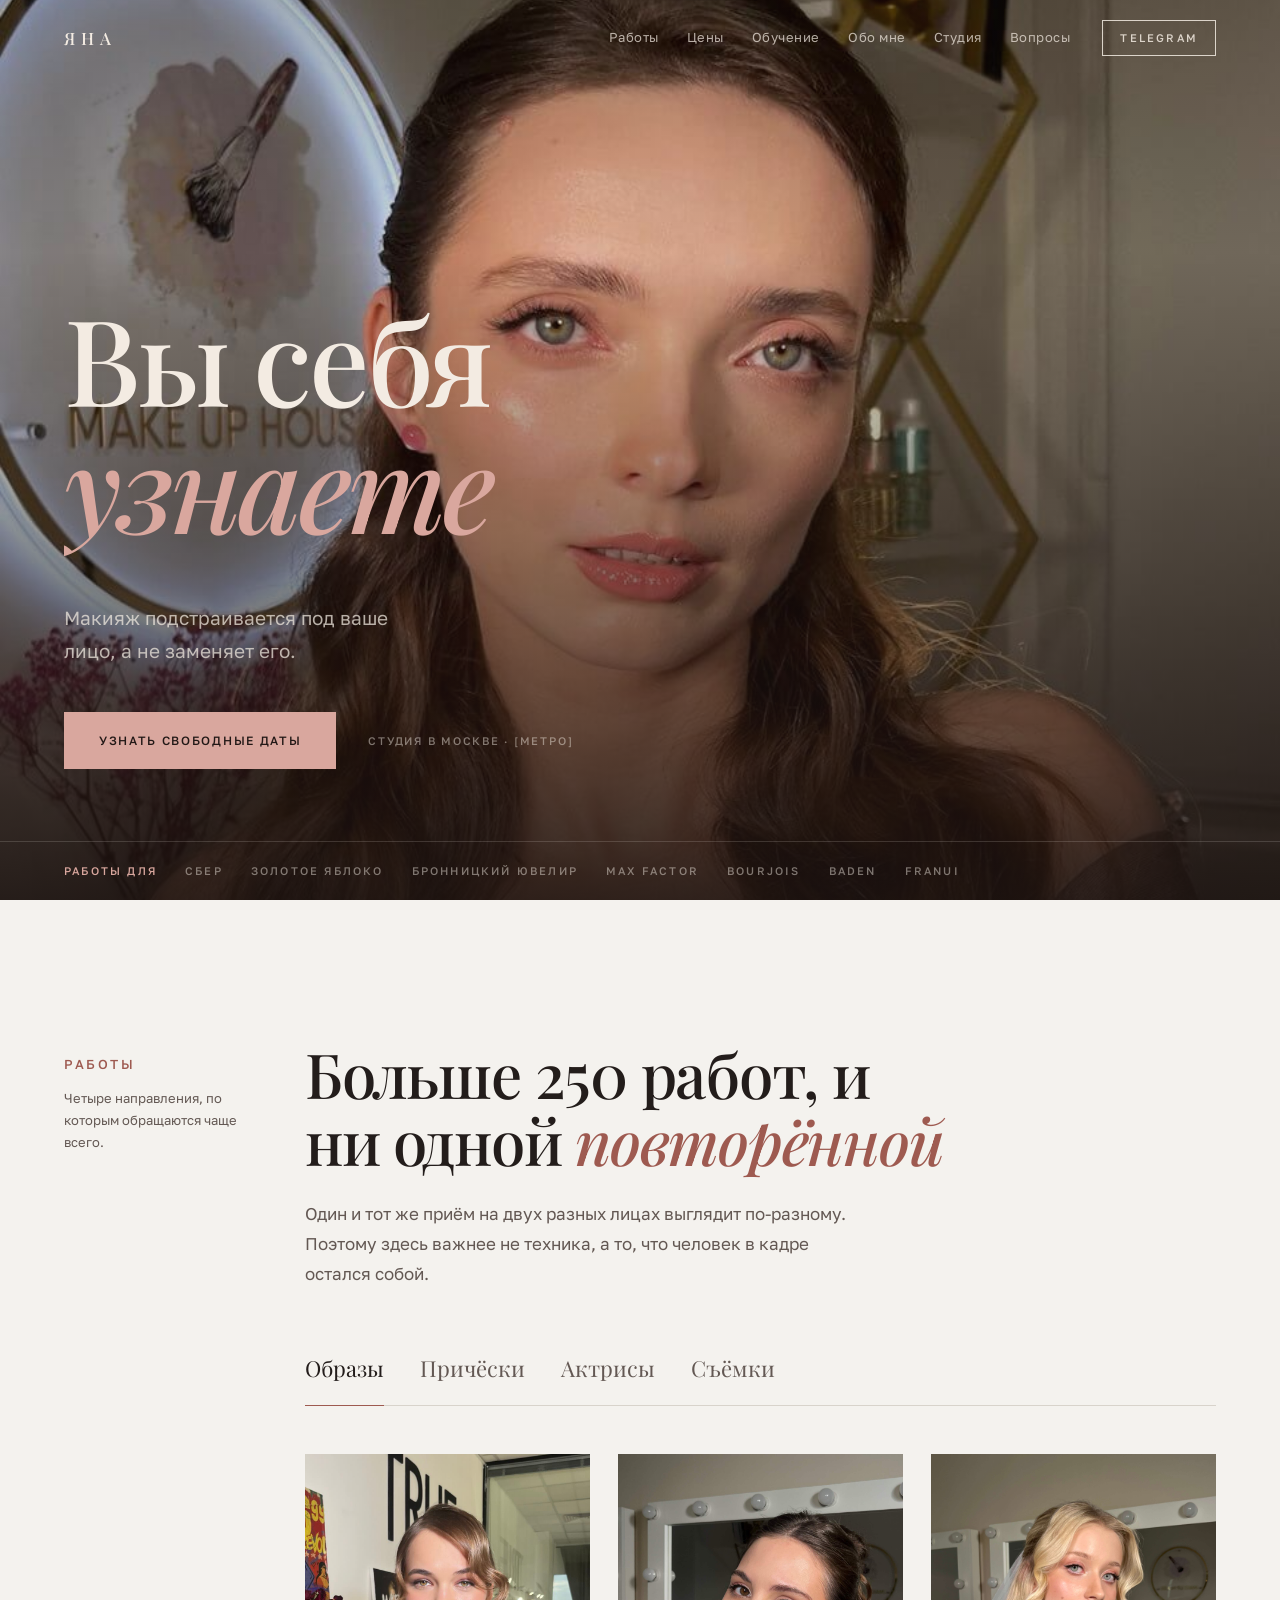
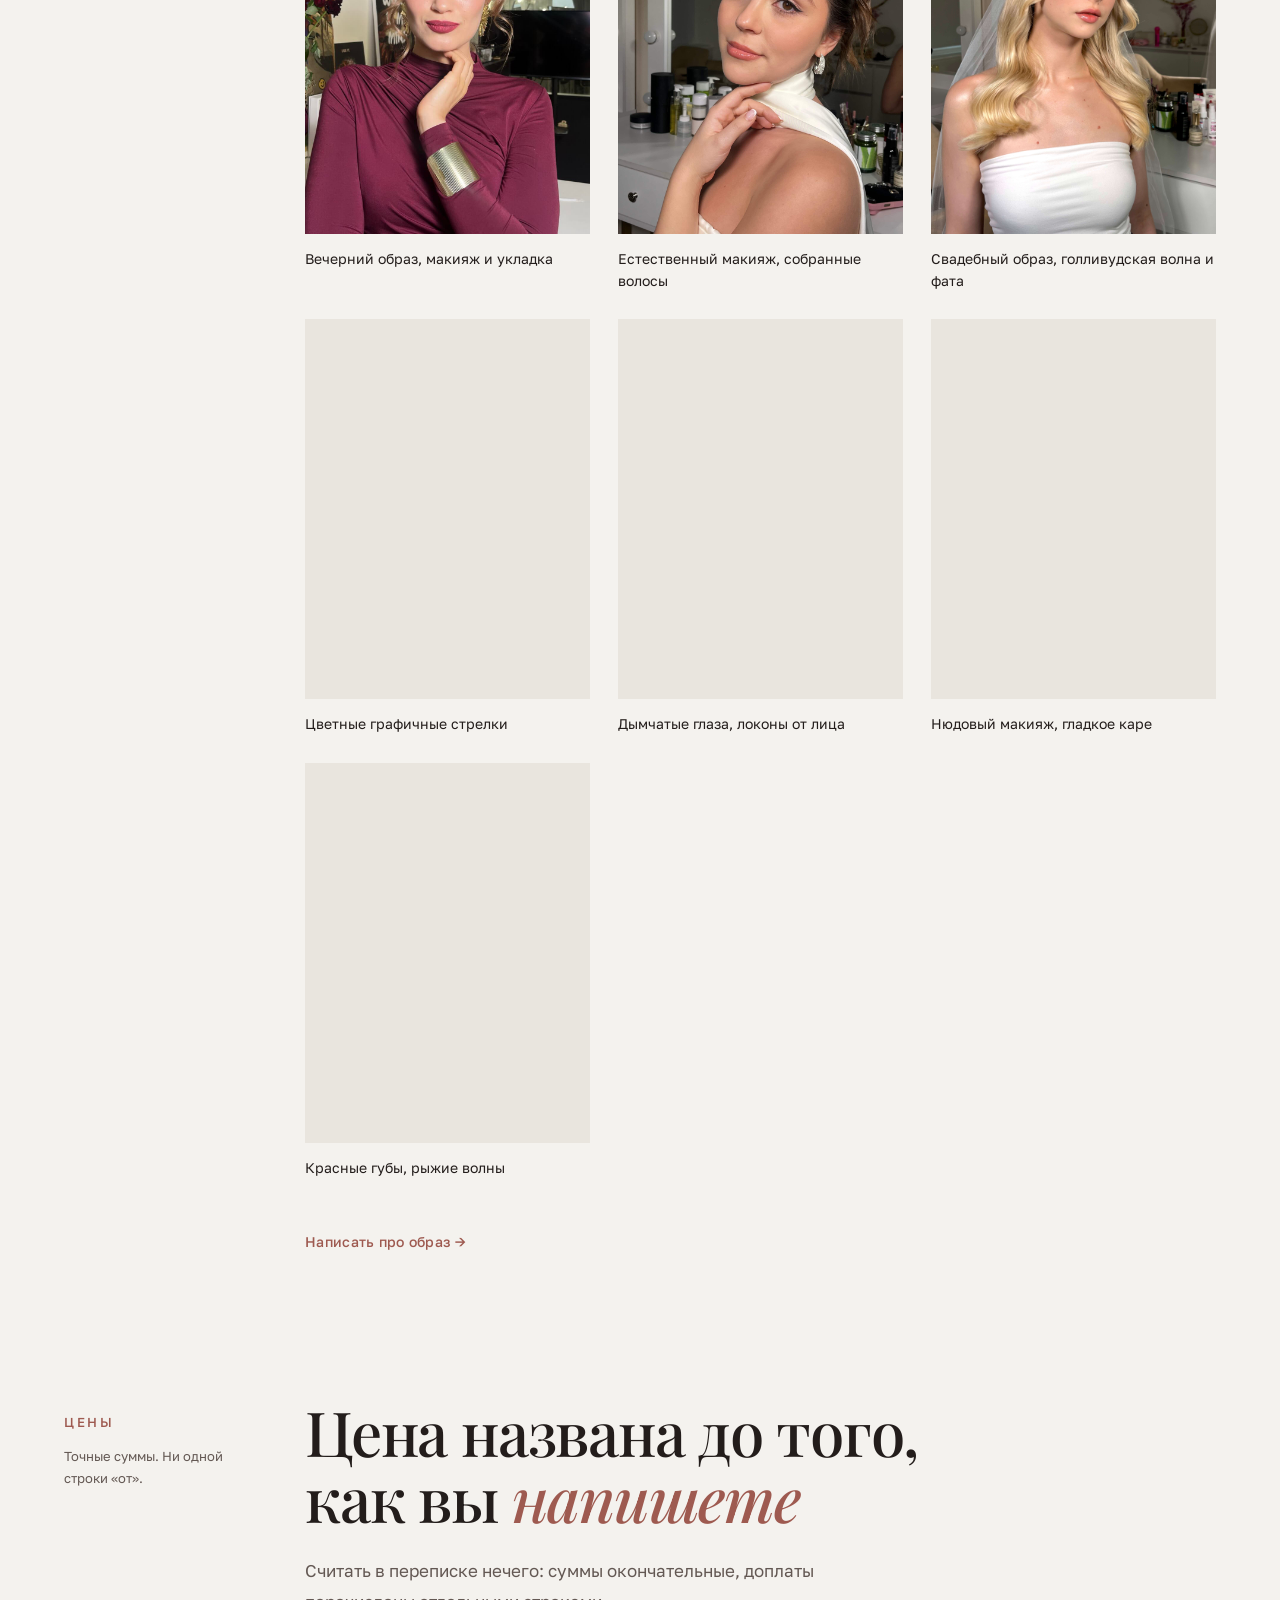
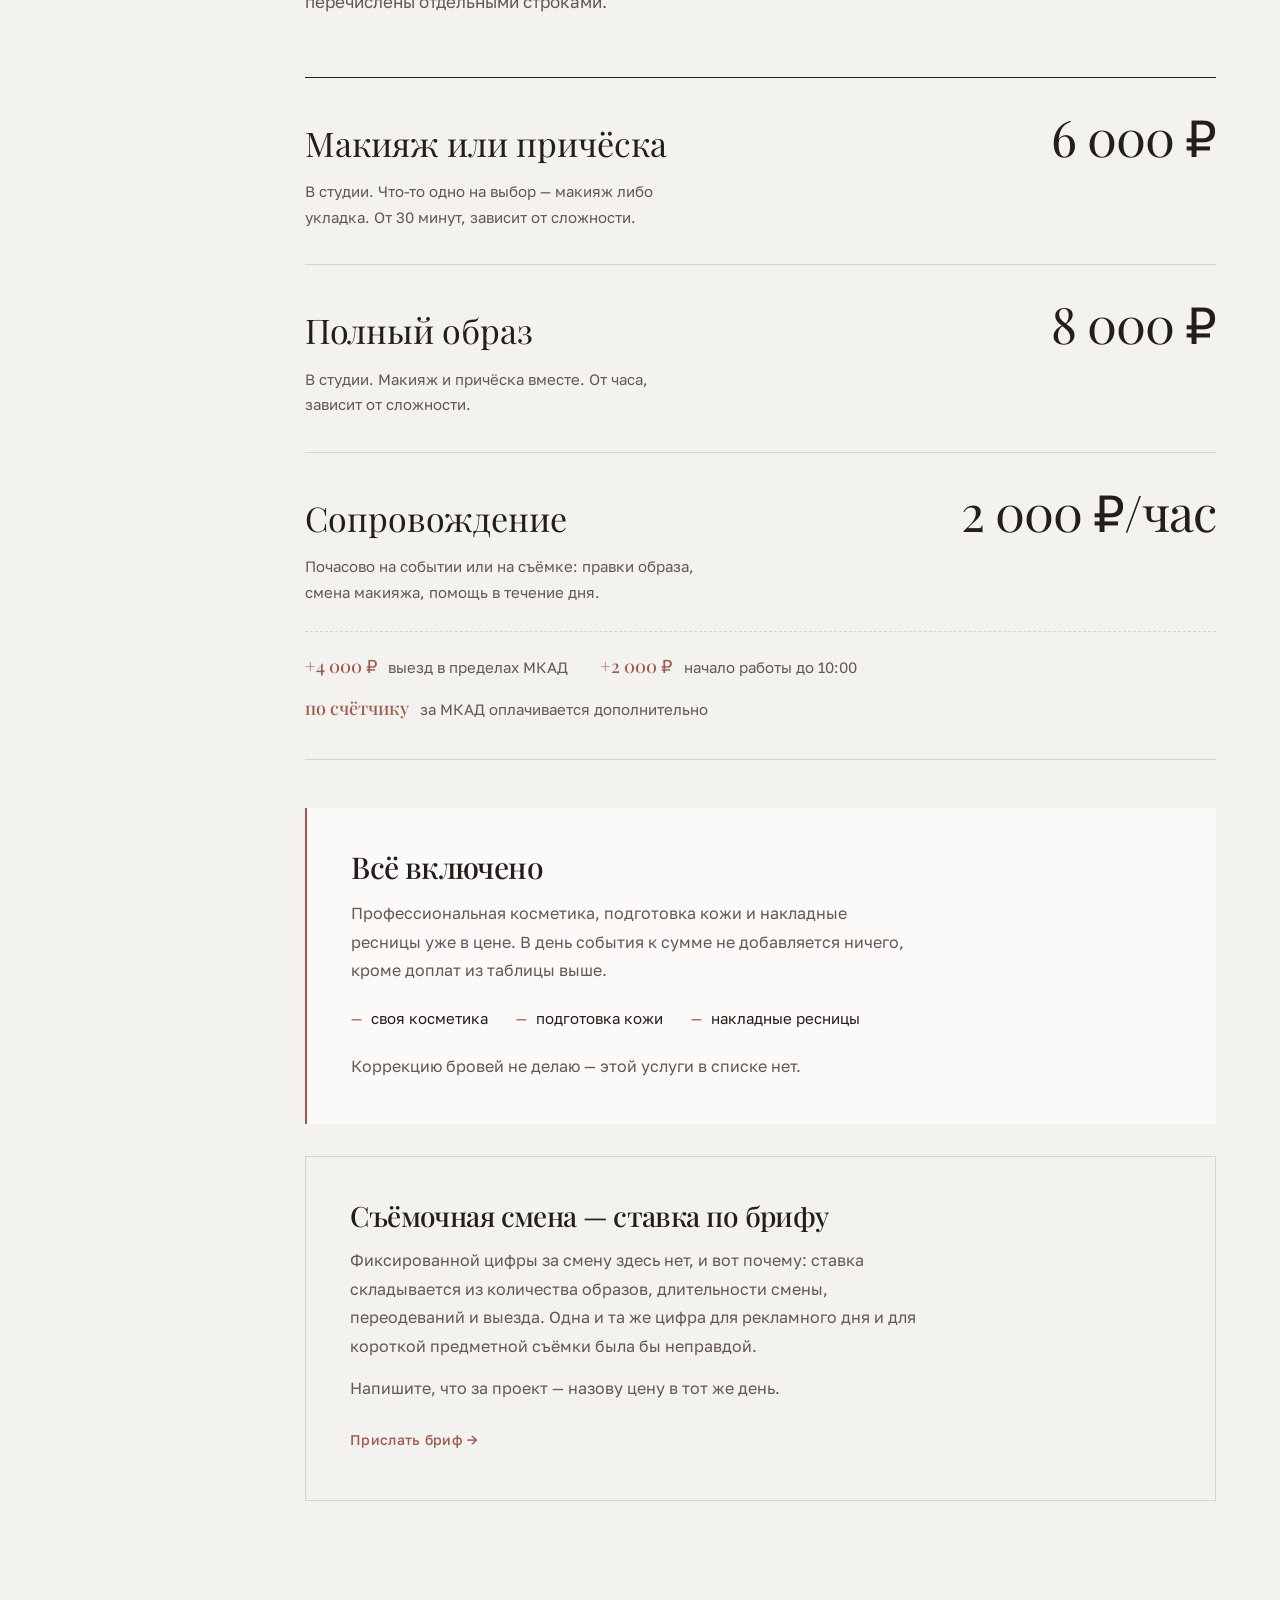
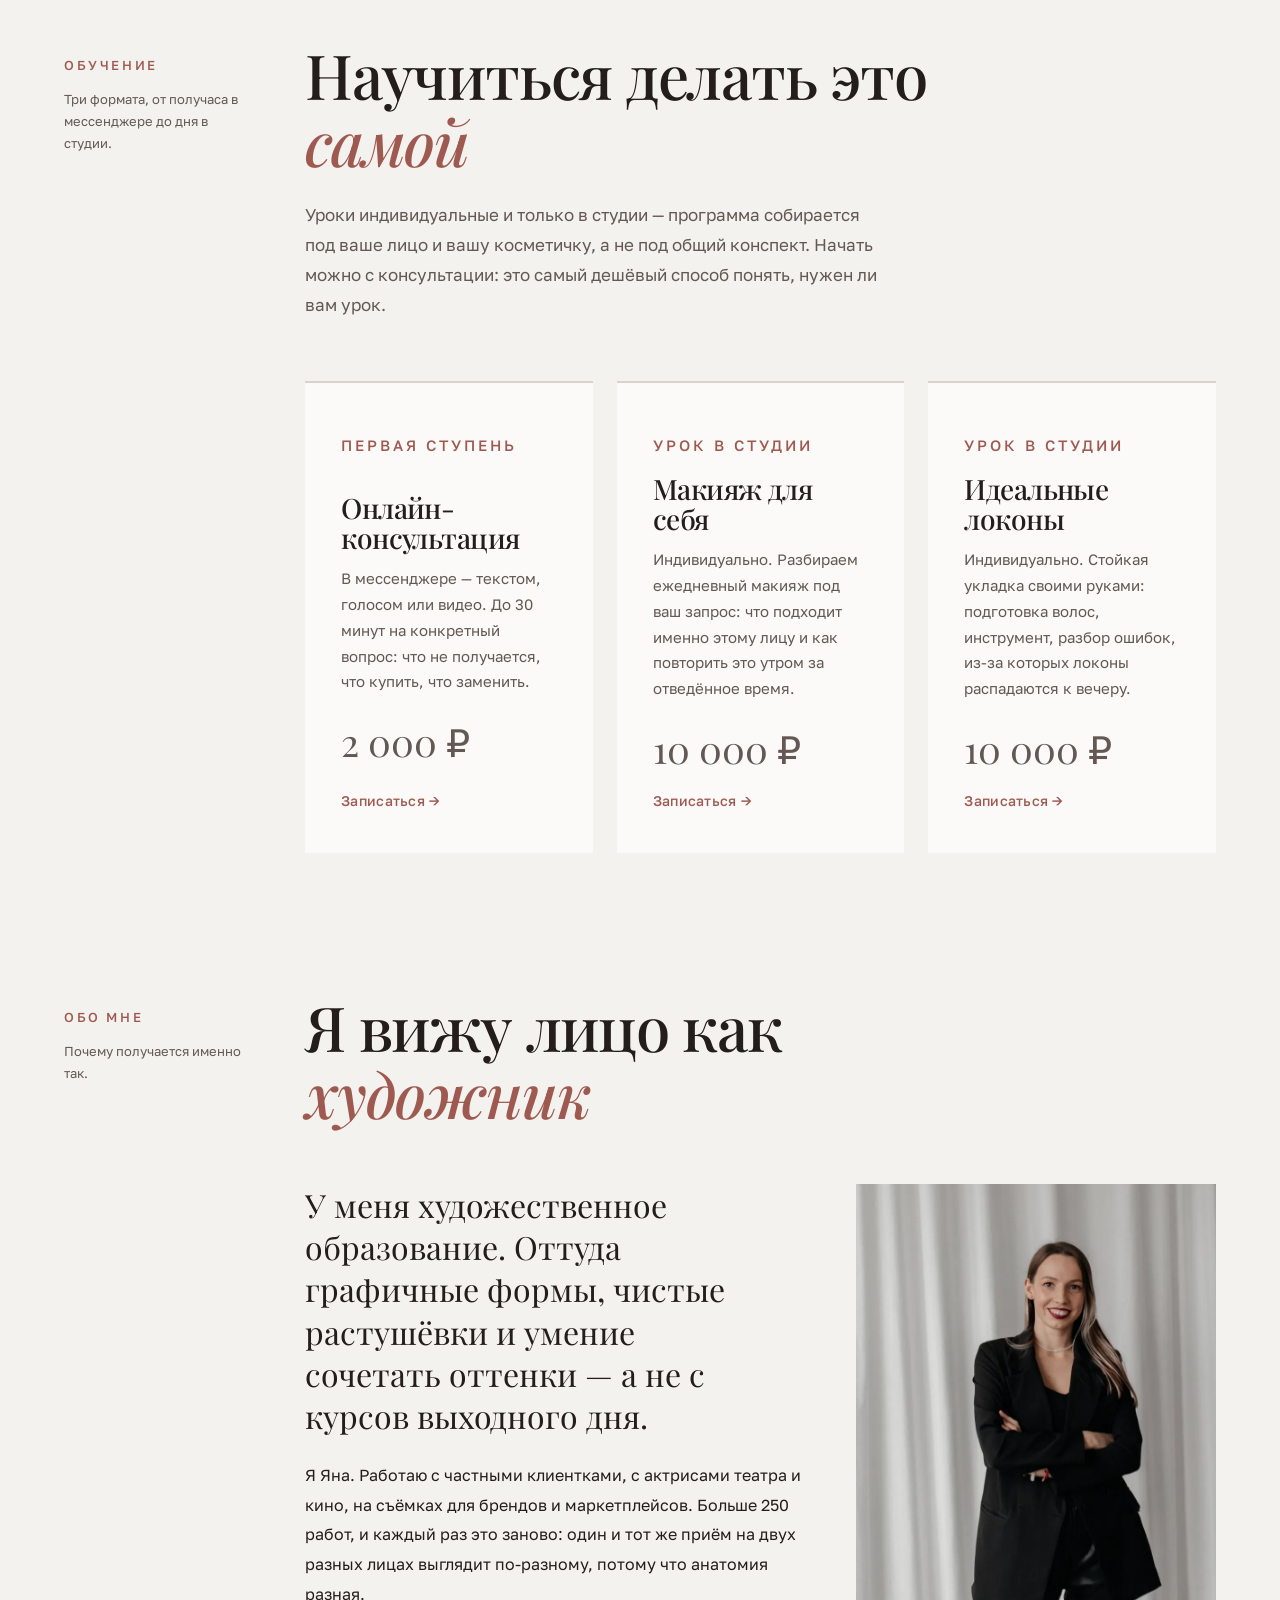
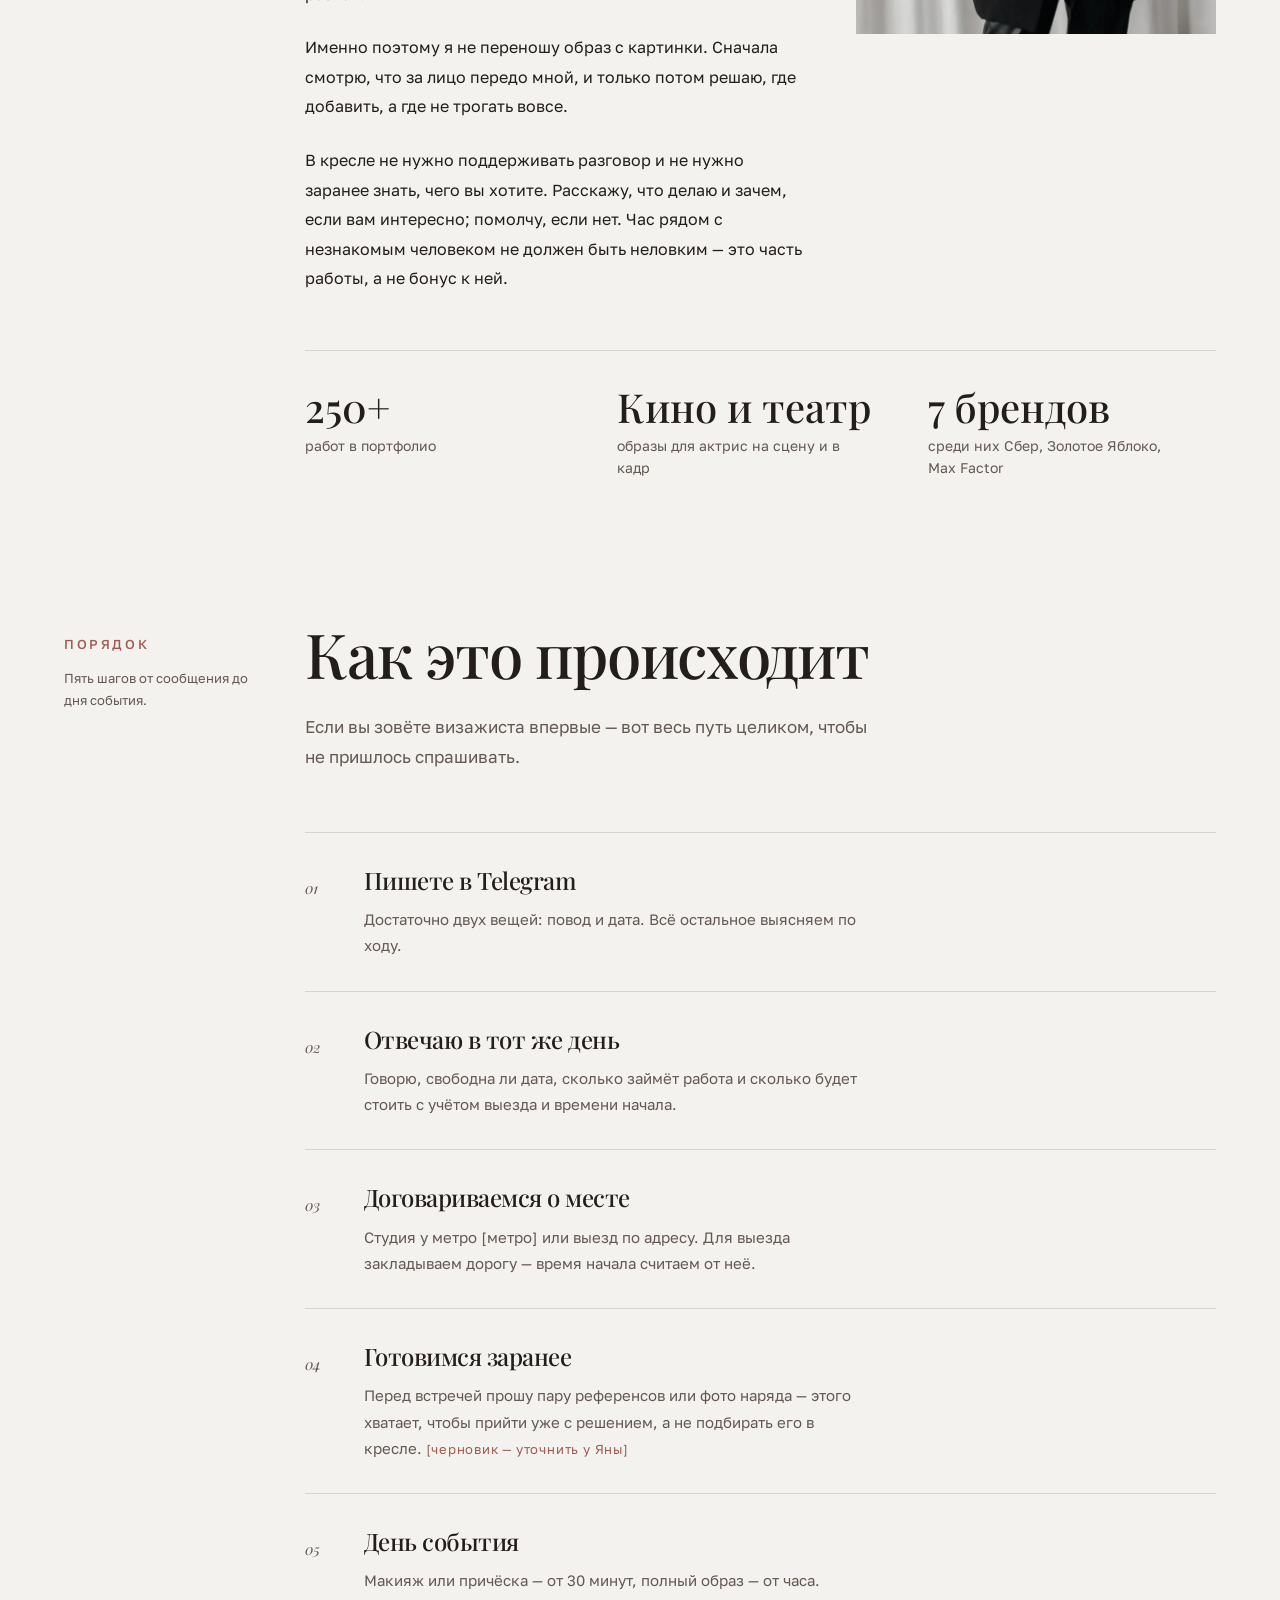
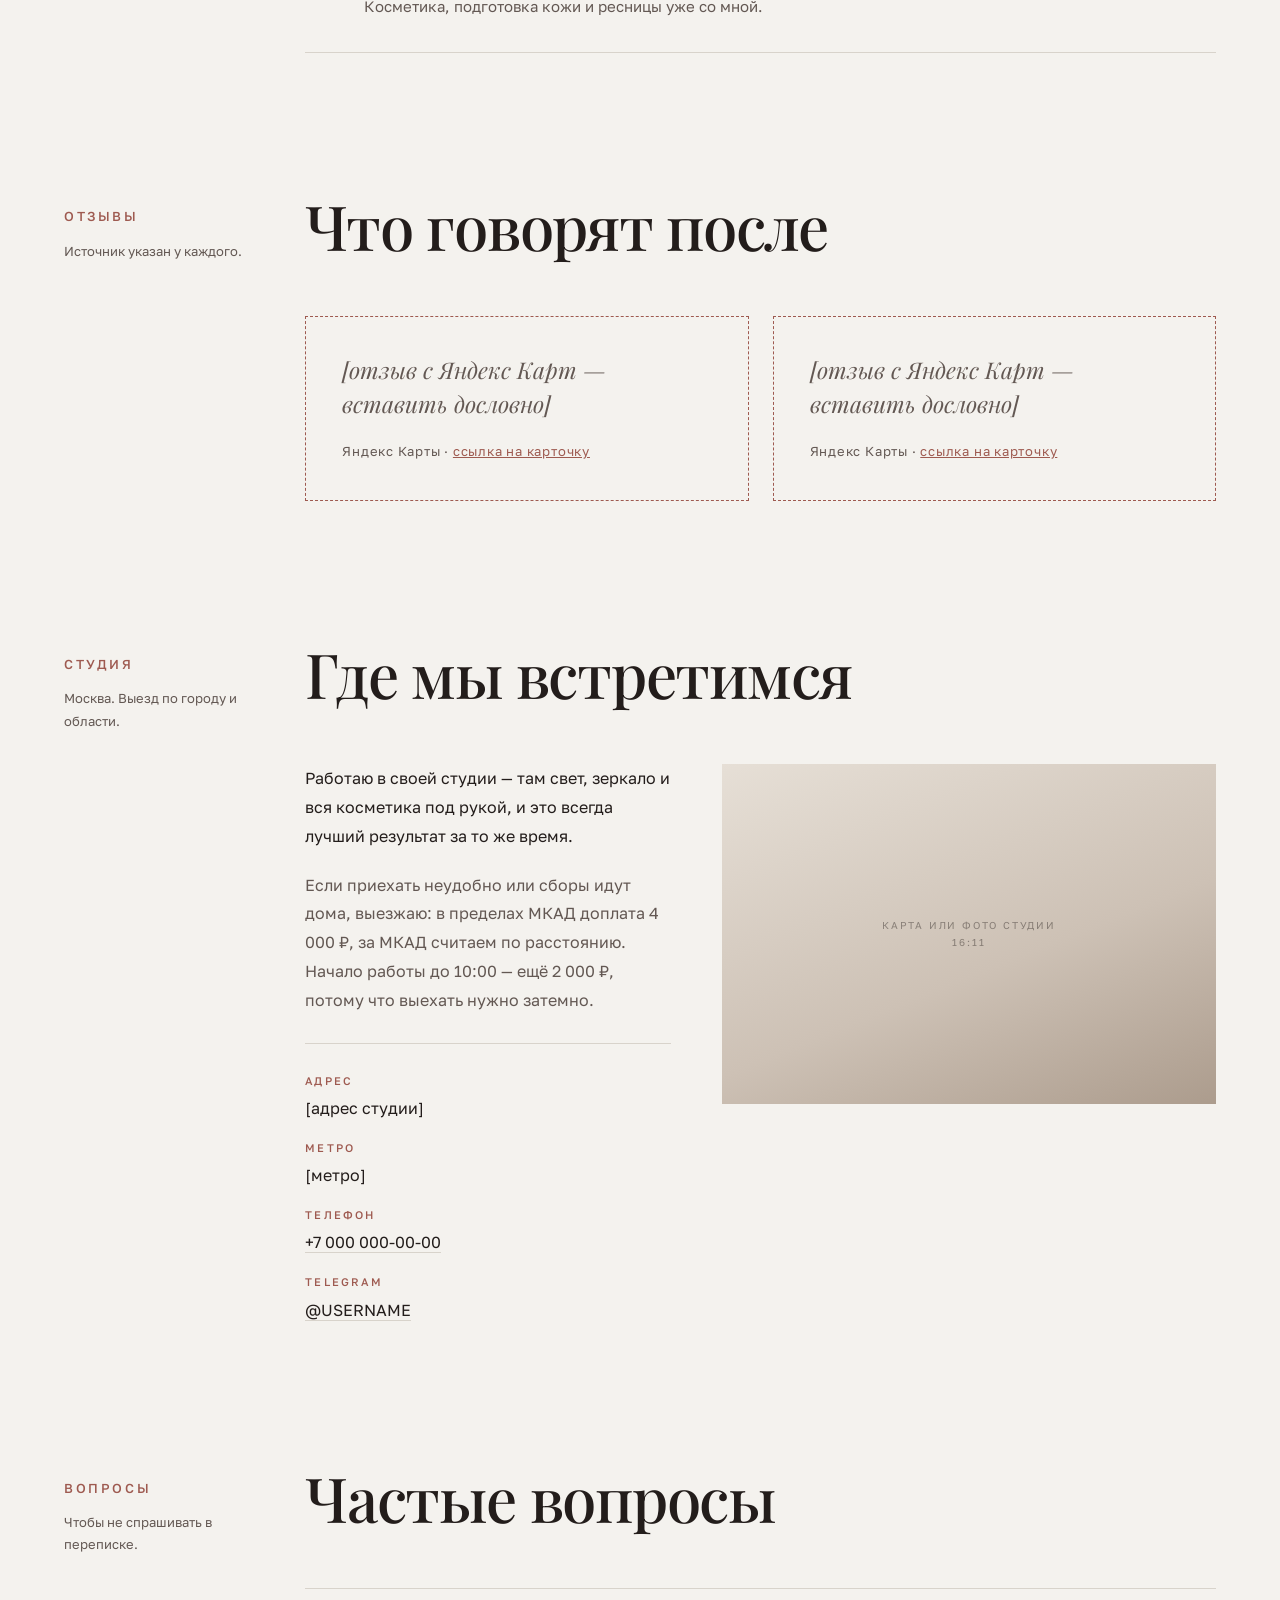
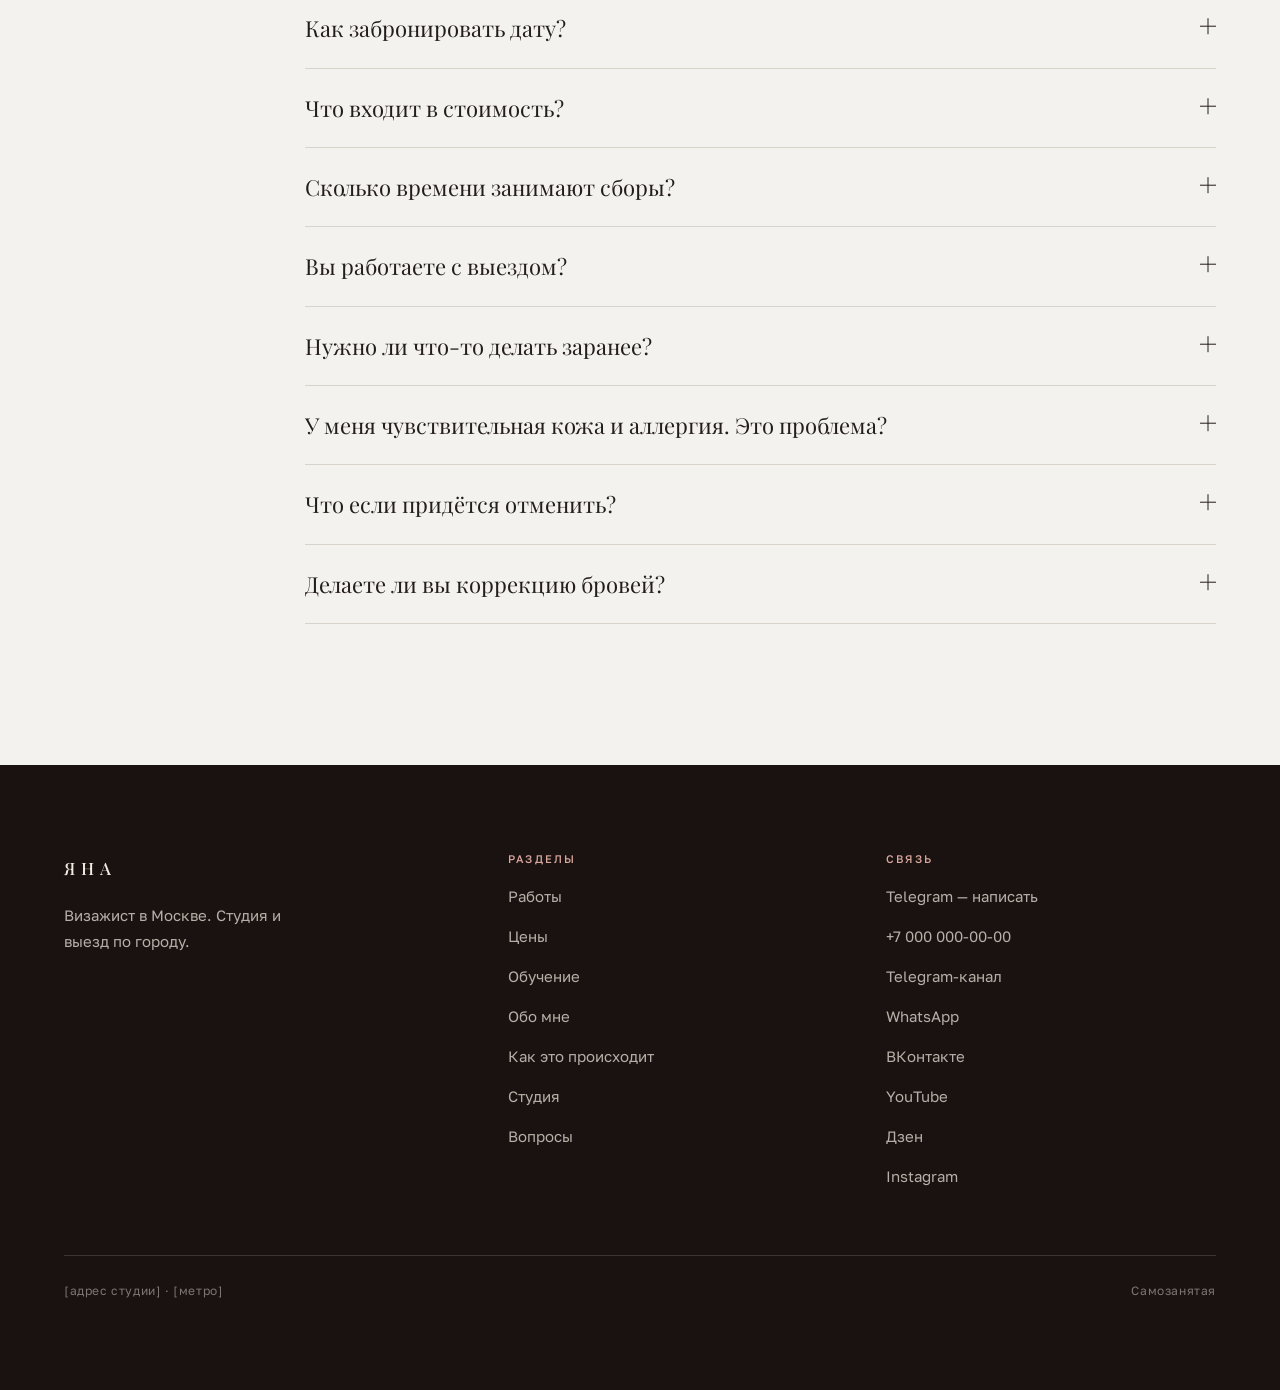
<file: index.html>
<!DOCTYPE html>
<html lang="ru">
<head>
<meta charset="utf-8">
<meta name="viewport" content="width=device-width, initial-scale=1">

<!--
═══════════════════════════════════════════════════════════════════════════
  ЧТО ЗАМЕНИТЬ ПЕРЕД ЗАПУСКОМ
  Все подстановки помечены в тексте квадратными скобками: [ ... ]

  1. TELEGRAM      найти и заменить  t.me/USERNAME  → реальный аккаунт Яны
  2. ТЕЛЕФОН       найти и заменить  +7 000 000-00-00  и  tel:+70000000000
  3. АДРЕС/МЕТРО   найти  [адрес студии]  и  [метро]
  4. ИМЯ САЙТА     найти  ЯНА  в шапке и подвале + <title> + JSON-LD внизу
  5. ССЫЛКИ СОЦСЕТЕЙ  в подвале, атрибуты href="#" помечены комментарием
  6. ФОТО          блоки <div class="ph"> — каждый заменяется на
                   <img src="фото.webp" alt="описание" loading="lazy" decoding="async">
                   Первый экран уже на реальных кадрах: три штуки в .hero__photo
                   сменяются сами, механика — @keyframes heroCycle в styles.css
  7. ОТЗЫВЫ        блок «Отзывы» — сейчас каркас без выдуманных цитат
  8. FAQ           три ответа помечены [черновик] — нужны слова Яны

  Кириллица в ссылках Telegram намеренно оставлена читаемой:
  браузер кодирует её сам при переходе. Так текст можно править глазами.
═══════════════════════════════════════════════════════════════════════════
-->

<!--
═══════════════════════════════════════════════════════════════════════════
  МАНИФЕСТ ФАКТОВ — читать ПЕРЕД любой правкой цены, состава или сроков

  Контент не отделён от разметки, поэтому одно значение лежит в нескольких
  местах страницы. Так сделано намеренно: FAQ обязан отвечать на месте, а не
  отсылать «смотрите прайс выше» — иначе он не снимает вопрос.

  ПРАВИЛО: меняя значение из таблицы ниже, пройти ВСЕ перечисленные разделы.
  Противоречие в цене — не косметический дефект. Это задокументированный
  убийца доверия: research.md §2.5, svetlayamua.ru показывает «от 3 500 ₽»
  на главной и 10 000 ₽ внутри, и разрыв уничтожает доверие ровно там, где
  прайс должен был его создать.

  Разделы указаны якорями, а не строками: номера строк поедут при первой же
  правке, а id="price" и id="faq" останутся на месте.

  ── ЦЕНЫ ─────────────────────────────────────────────────────────────────
  6 000 ₽   макияж или причёска    → #price
  8 000 ₽   полный образ           → #price + priceRange в JSON-LD (конец файла)
  2 000 ₽/час  сопровождение       → #price
  2 000 ₽   онлайн-консультация    → #learn
  10 000 ₽  два урока в студии     → #learn (обе карточки)
  +4 000 ₽  выезд в пределах МКАД  → #price · #studio · #faq
  +2 000 ₽  ранний час до 10:00    → #price · #studio · #faq
            за МКАД «по счётчику»  → #price · #studio · #faq

  Если меняется 6 000 или 10 000 — поправить и priceRange в JSON-LD:
  сейчас там "6000-10000 RUB", это нижняя и верхняя цена по сайту.

  ── СОСТАВ УСЛУГИ ────────────────────────────────────────────────────────
  косметика · подготовка кожи · накладные ресницы  → #price (блок .included) · #faq
  коррекцию бровей не делаю                        → #price (.included) · #faq

  ── ДЛИТЕЛЬНОСТЬ ─────────────────────────────────────────────────────────
  от 30 минут  макияж или причёска  → #price · #how (шаг 05) · #faq
  от часа      полный образ         → #price · #how (шаг 05) · #faq

  ОСТОРОЖНО: в #learn есть «ДО 30 минут» — это длительность онлайн-консультации,
  другой факт с тем же числом. Слепая замена «30 минут» сломает описание урока.

  ── ПРОЧЕЕ, ЧТО ПОВТОРЯЕТСЯ ──────────────────────────────────────────────
  250+ работ        → #portfolio (заголовок) · #about (текст и плашка)
  список брендов    → #hero (строка брендов) · #about («7 брендов»)
  [метро]           → #hero · #how (шаг 03) · #studio · подвал
  [адрес студии]    → #studio · подвал · JSON-LD
  телефон           → #studio · подвал · JSON-LD
  t.me/USERNAME     → 13 кликабельных ссылок, у каждой свой предзаполненный текст
                      (в самом файле строка встречается 15 раз — две в комментариях)

  ── КОГДА ЭТОТ МАНИФЕСТ ПОРА ЗАМЕНИТЬ СБОРКОЙ ────────────────────────────
  Не из-за цен — их всего восемь и список закрывает риск. А из-за портфолио:
  20 карточек и 16 кадров в баннерах съёмок свёрстаны руками, каждая своим
  куском разметки, с путями к файлам и размерами в атрибутах. Условие
  наступило — реальные фотографии пришли, контент пора переносить
  в content/*.json и собирать шаблоном на деплое.
  На выдачу поисковику это не влияет никак: наружу в обоих случаях уходит
  один и тот же статический HTML. Решение записано как обратимое,
  brief.md §12.

  ── ПРАВИШЬ styles.css — ПОДНИМИ ?v= ─────────────────────────────────────
  Ссылка в <head> выглядит так: <link rel="stylesheet" href="styles.css?v=7">
  Файл отдаётся с max-age=31536000, immutable (см. vercel.json), то есть
  вернувшийся посетитель НЕ перезапросит его, пока не сменится адрес.
  Забыть поднять номер — значит показать людям новую разметку со старыми
  стилями. Номер в ссылке и номер в шапке styles.css должны совпадать.

  ── ПОРТФОЛИО ────────────────────────────────────────────────────────────
  Четыре категории: Образы · Причёски · Актрисы · Съёмки.
  Первые три — сетки карточек. «Съёмки» устроены иначе: карточка проекта,
  а на месте одной фотографии баннер — рамка листается вбок скроллом
  (overflow-x + scroll-snap, без JS), под ней кружочки по числу кадров.

  Кнопки «Показать ещё» сейчас прячутся сами: карточек с классом is-hidden
  в разметке не осталось, все работы видны сразу. Класс и скрипт на месте —
  добавляя работы сверх первой шестёрки, ставьте is-hidden, и кнопка вернётся.
  Шаг открытия задан атрибутом data-step у кнопки.
═══════════════════════════════════════════════════════════════════════════
-->

<title>Яна — визажист в Москве</title>
<meta name="description" content="Визажист в Москве. Макияж, причёска и полный образ в студии и с выездом. Точные цены без «от»: косметика, подготовка кожи и ресницы входят в стоимость.">
<meta property="og:title" content="Яна — визажист в Москве">
<meta property="og:description" content="Макияж подстраивается под ваше лицо, а не заменяет его. Студия в Москве, выезд по городу.">
<meta property="og:type" content="website">
<meta property="og:locale" content="ru_RU">

<link rel="preconnect" href="https://fonts.googleapis.com">
<link rel="preconnect" href="https://fonts.gstatic.com" crossorigin>
<!-- Только реально используемые начертания: тело 400, служебный текст и
     заголовки 500, курсив 500. Вес 600 запрашивался, но в CSS не встречается —
     это были лишние файлы поверх и без того самой тяжёлой части страницы -->
<link href="https://fonts.googleapis.com/css2?family=Golos+Text:wght@400;500&family=Playfair+Display:ital,wght@0,500;1,500&display=swap" rel="stylesheet">

<!-- ?v= обязателен: styles.css кэшируется на год как immutable, и без смены
     адреса вернувшийся посетитель получит новую разметку со старыми стилями.
     Правило дублировано в манифесте ниже и в README -->
<link rel="stylesheet" href="styles.css?v=7">
</head>

<body>

<a class="skip micro" href="#portfolio">К содержанию</a>

<header class="top" id="top">
  <div class="top__in">
    <!-- ПОДСТАНОВКА: имя набрано текстом. Логотип встанет сюда без переверстки -->
    <a class="mark" href="#hero">ЯНА</a>
    <nav class="nav" aria-label="Разделы страницы">
      <a href="#portfolio">Работы</a>
      <a href="#price">Цены</a>
      <a href="#learn">Обучение</a>
      <a href="#about">Обо мне</a>
      <a href="#studio">Студия</a>
      <a href="#faq">Вопросы</a>
    </nav>
    <a class="top__tg micro" href="https://t.me/USERNAME?text=Здравствуйте! Пишу с сайта." target="_blank" rel="noopener">Telegram</a>
  </div>
</header>

<main>

  <!-- ═══ ПЕРВЫЙ ЭКРАН ═══════════════════════════════════════════════════ -->
  <section class="hero" id="hero">
    <!-- Три кадра сменяются перекрёстным затуханием, механика в styles.css.
         alt пустой намеренно: за кадрами стоит заголовок, они здесь фон,
         а не содержание — иначе экранный диктор читал бы их по кругу -->
    <div class="hero__photo">
      <img src="photo/header/10.jpg" width="960" height="1280" alt="" fetchpriority="high" decoding="async">
      <img src="photo/header/20.jpg" width="1920" height="2560" alt="" loading="lazy" decoding="async">
      <img src="photo/header/30.jpg" width="960" height="1280" alt="" loading="lazy" decoding="async">
    </div>

    <div class="hero__in">
      <h1>
        <span class="ln"><span>Вы себя</span></span>
        <span class="ln"><span><em>узнаете</em></span></span>
      </h1>
      <p class="hero__lead">Макияж подстраивается под ваше лицо, а не заменяет его.</p>
      <div class="hero__row">
        <a class="btn btn--onDark" href="https://t.me/USERNAME?text=Здравствуйте! Хочу записаться на образ. Дата: ____" target="_blank" rel="noopener"><span>Узнать свободные даты</span></a>
        <p class="hero__geo micro">Студия в Москве · [метро]</p>
      </div>
    </div>

    <div class="hero__brands micro">
      <b>Работы для</b>
      <span>Сбер</span><span>Золотое Яблоко</span><span>Бронницкий Ювелир</span>
      <span>Max Factor</span><span>Bourjois</span><span>Baden</span><span>Franui</span>
    </div>
  </section>

  <!-- ═══ ПОРТФОЛИО ═════════════════════════════════════════════════════ -->
  <section class="sec wrap" id="portfolio">
    <div class="sec__grid">
      <aside class="sec__aside">
        <p class="micro">Работы</p>
        <p>Четыре направления, по которым обращаются чаще всего.</p>
      </aside>
      <div>
        <h2 class="rv">Больше 250 работ, и ни одной <em>повторённой</em></h2>
        <p class="sec__intro rv">Один и тот же приём на двух разных лицах выглядит по-разному. Поэтому здесь важнее не техника, а то, что человек в кадре остался собой.</p>

        <div class="tabs rv">
          <input type="radio" name="cat" id="cat-1" checked>
          <input type="radio" name="cat" id="cat-2">
          <input type="radio" name="cat" id="cat-3">
          <input type="radio" name="cat" id="cat-4">

          <div class="tabs__bar">
            <label for="cat-1">Образы</label>
            <label for="cat-2">Причёски</label>
            <label for="cat-3">Актрисы</label>
            <label for="cat-4">Съёмки</label>
          </div>

          <!-- ── Образы ─────────────────────────────────────────────── -->
          <div class="tabs__panel" id="panel-1">
            <div class="works" id="grid-1">
                <figure class="work"><div class="work__media"><img src="photo/makeup_and_hairstyles/10.jpg" width="960" height="1280" loading="lazy" decoding="async" alt="Вечерний макияж в тёплой гамме, ягодные губы и мягкая укладка с локонами"></div><figcaption>Вечерний образ, макияж и укладка</figcaption></figure>
                <figure class="work"><div class="work__media"><img src="photo/makeup_and_hairstyles/20.jpg" width="1920" height="2560" loading="lazy" decoding="async" alt="Естественный макияж с персиковыми губами, волосы убраны с выпущенными прядями"></div><figcaption>Естественный макияж, собранные волосы</figcaption></figure>
                <figure class="work"><div class="work__media"><img src="photo/makeup_and_hairstyles/30.jpg" width="3024" height="4032" loading="lazy" decoding="async" alt="Свадебный образ: сияющая кожа, светлые волосы голливудской волной и фата"></div><figcaption>Свадебный образ, голливудская волна и фата</figcaption></figure>
                <figure class="work"><div class="work__media"><img src="photo/makeup_and_hairstyles/40.JPG" width="969" height="1280" loading="lazy" decoding="async" alt="Графичные стрелки в бирюзовом и сиреневом, волосы гладко убраны назад"></div><figcaption>Цветные графичные стрелки</figcaption></figure>
                <figure class="work"><div class="work__media"><img src="photo/makeup_and_hairstyles/50.jpg" width="3024" height="4032" loading="lazy" decoding="async" alt="Дымчатый макияж глаз в серо-синей гамме, крупные локоны убраны от лица"></div><figcaption>Дымчатые глаза, локоны от лица</figcaption></figure>
                <figure class="work"><div class="work__media"><img src="photo/makeup_and_hairstyles/60.JPG" width="936" height="1280" loading="lazy" decoding="async" alt="Нюдовый макияж с глянцевыми губами и гладкое каре до плеч"></div><figcaption>Нюдовый макияж, гладкое каре</figcaption></figure>
                <figure class="work"><div class="work__media"><img src="photo/makeup_and_hairstyles/70.jpg" width="960" height="1280" loading="lazy" decoding="async" alt="Красная помада, чёрная стрелка и крупные волны на рыжих волосах"></div><figcaption>Красные губы, рыжие волны</figcaption></figure>
            </div>
            <p class="more-row">
              <button class="more" type="button" data-more="grid-1" data-step="6">Показать ещё</button>
            </p>
            <p class="cta-row">
              <a class="link" href="https://t.me/USERNAME?text=Здравствуйте! Хочу записаться на образ. Дата: ____" target="_blank" rel="noopener">Написать про образ <span class="arw">→</span></a>
            </p>
          </div>

          <!-- ── Причёски ─────────────────────────────────────────────── -->
          <div class="tabs__panel" id="panel-2">
            <div class="works" id="grid-2">
                <figure class="work"><div class="work__media"><img src="photo/hairstyles/10.JPG" width="960" height="1280" loading="lazy" decoding="async" alt="Низкий пучок с выпущенными прядями и россыпью шпилек со стразами, вид со спины"></div><figcaption>Низкий пучок со шпильками-стразами</figcaption></figure>
                <figure class="work"><div class="work__media"><img src="photo/hairstyles/20.jpg" width="960" height="1280" loading="lazy" decoding="async" alt="Верхняя часть волос убрана назад, по длине мягкая волна"></div><figcaption>Полураспущенные волосы, мягкая волна</figcaption></figure>
                <figure class="work"><div class="work__media"><img src="photo/hairstyles/30.jpg" width="1920" height="2560" loading="lazy" decoding="async" alt="Высокий небрежный пучок с выпущенными у лица прядями"></div><figcaption>Небрежный высокий пучок</figcaption></figure>
                <figure class="work"><div class="work__media"><img src="photo/hairstyles/40.jpg" width="1024" height="1280" loading="lazy" decoding="async" alt="Гладко зачёсанный низкий пучок с валиком и шпильками со стразами"></div><figcaption>Гладкий низкий пучок</figcaption></figure>
                <figure class="work"><div class="work__media"><img src="photo/hairstyles/50.jpg" width="1043" height="1280" loading="lazy" decoding="async" alt="Голливудская волна на медных волосах, вид со спины"></div><figcaption>Голливудская волна</figcaption></figure>
                <figure class="work"><div class="work__media"><img src="photo/hairstyles/60.jpg" width="3024" height="4032" loading="lazy" decoding="async" alt="Низкий свадебный пучок на светлых волосах, под ним закреплена фата"></div><figcaption>Свадебный пучок под фату</figcaption></figure>
                <figure class="work"><div class="work__media"><img src="photo/hairstyles/70.JPG" width="960" height="1280" loading="lazy" decoding="async" alt="Низкий скрученный пучок с украшением-веточкой и выпущенной прядью"></div><figcaption>Низкий пучок с украшением</figcaption></figure>
            </div>
            <p class="more-row">
              <button class="more" type="button" data-more="grid-2" data-step="6">Показать ещё</button>
            </p>
            <p class="cta-row">
              <a class="link" href="https://t.me/USERNAME?text=Здравствуйте! Хочу записаться на причёску. Дата: ____" target="_blank" rel="noopener">Написать про причёску <span class="arw">→</span></a>
            </p>
          </div>

          <!-- ── Актрисы ─────────────────────────────────────────────── -->
          <div class="tabs__panel" id="panel-3">
            <div class="works" id="grid-3">
                <figure class="work"><div class="work__media"><img src="photo/actresses/10.JPG" width="2604" height="3219" loading="lazy" decoding="async" alt="Портрет на натуре: светлые волосы, естественный макияж, чёрный свитер"></div><figcaption>[имя актрисы]<span class="cred">портретная съёмка на натуре</span></figcaption></figure>
                <figure class="work"><div class="work__media"><img src="photo/actresses/20.JPG" width="1707" height="2560" loading="lazy" decoding="async" alt="Съёмка в парке в полный рост, белое платье в пол"></div><figcaption>[имя актрисы]<span class="cred">съёмка на натуре</span></figcaption></figure>
                <figure class="work"><div class="work__media"><img src="photo/actresses/30.JPG" width="1442" height="2163" loading="lazy" decoding="async" alt="Крупный портрет: светлые волосы, светлый макияж, белое пальто"></div><figcaption>[имя актрисы]<span class="cred">портретная съёмка</span></figcaption></figure>
                <figure class="work"><div class="work__media"><img src="photo/actresses/40.JPG" width="853" height="1280" loading="lazy" decoding="async" alt="Студийная съёмка в полный рост: рыжие волосы, светлый костюм"></div><figcaption>[имя актрисы]<span class="cred">студийная съёмка</span></figcaption></figure>
                <figure class="work"><div class="work__media"><img src="photo/actresses/50.JPG" width="853" height="1279" loading="lazy" decoding="async" alt="Студийный портрет с закрытыми глазами, акцент на ресницы и кожу"></div><figcaption>[имя актрисы]<span class="cred">студийная съёмка</span></figcaption></figure>
                <figure class="work"><div class="work__media"><img src="photo/actresses/60.JPG" width="856" height="1280" loading="lazy" decoding="async" alt="Студийный портрет: рыжие волосы, белая блуза, спокойный взгляд в кадр"></div><figcaption>[имя актрисы]<span class="cred">студийная съёмка</span></figcaption></figure>
            </div>
            <p class="more-row">
              <button class="more" type="button" data-more="grid-3" data-step="6">Показать ещё</button>
            </p>
            <p class="cta-row">
              <a class="link" href="https://t.me/USERNAME?text=Здравствуйте! Интересует визажист на проект." target="_blank" rel="noopener">Написать про проект <span class="arw">→</span></a>
            </p>
          </div>

          <!-- ── Съёмки ─────────────────────────────────────────────── -->
          <div class="tabs__panel" id="panel-4">
            <div class="proj" id="grid-4">
                <article class="proj__row">
                  <div class="shoot">
                    <div class="shoot__frame" tabindex="0" role="group" aria-label="Кадры съёмки, листаются вбок">
                      <figure class="shot" id="sh1-1"><img src="photo/filming/10/10.webp" width="769" height="903" loading="lazy" decoding="async" alt="Модель в оливковом жакете держит на руках рыжего спаниеля"></figure>
                      <figure class="shot" id="sh1-2"><img src="photo/filming/10/20.webp" width="638" height="903" loading="lazy" decoding="async" alt="Разворот каталога: модель в шортах и кроссовках, рядом спаниель"></figure>
                      <figure class="shot" id="sh1-3"><img src="photo/filming/10/30.webp" width="665" height="903" loading="lazy" decoding="async" alt="Крупный портрет модели рядом с далматином"></figure>
                      <figure class="shot" id="sh1-4"><img src="photo/filming/10/40.webp" width="904" height="1280" loading="lazy" decoding="async" alt="Разворот каталога: модель на розовом диване, рядом далматин"></figure>
                      <figure class="shot" id="sh1-5"><img src="photo/filming/10/50.webp" width="748" height="903" loading="lazy" decoding="async" alt="Мужская модель в чёрном пиджаке рядом с золотистым ретривером"></figure>
                      <figure class="shot" id="sh1-6"><img src="photo/filming/10/60.webp" width="638" height="903" loading="lazy" decoding="async" alt="Разворот каталога: мужская модель и далматин в прыжке"></figure>
                      <figure class="shot" id="sh1-7"><img src="photo/filming/10/70.webp" width="657" height="903" loading="lazy" decoding="async" alt="Модель в голубом кардигане рядом с корги"></figure>
                      <figure class="shot" id="sh1-8"><img src="photo/filming/10/80.webp" width="638" height="903" loading="lazy" decoding="async" alt="Разворот каталога: модель на стуле, рядом два корги"></figure>
                      <figure class="shot" id="sh1-9"><img src="photo/filming/10/90.webp" width="622" height="903" loading="lazy" decoding="async" alt="Модель на розовом диване, рядом лежит спаниель"></figure>
                    </div>
                    <nav class="shoot__dots" aria-label="Выбор кадра">
                      <a href="#sh1-1" aria-label="Кадр 1"></a>
                      <a href="#sh1-2" aria-label="Кадр 2"></a>
                      <a href="#sh1-3" aria-label="Кадр 3"></a>
                      <a href="#sh1-4" aria-label="Кадр 4"></a>
                      <a href="#sh1-5" aria-label="Кадр 5"></a>
                      <a href="#sh1-6" aria-label="Кадр 6"></a>
                      <a href="#sh1-7" aria-label="Кадр 7"></a>
                      <a href="#sh1-8" aria-label="Кадр 8"></a>
                      <a href="#sh1-9" aria-label="Кадр 9"></a>
                    </nav>
                  </div>
                  <div>
                    <p class="proj__meta micro"><span>[бренд]</span><span>[месяц, год]</span><span>9 кадров</span></p>
                    <h3>[название проекта]</h3>
                    <p>Съёмка каталога: женские и мужские образы, в кадре собаки.</p>
                    <p class="micro" style="margin-top:1rem;color:var(--ink-soft)">Фотограф · [имя]</p>
                  </div>
                </article>
                <article class="proj__row">
                  <div class="shoot">
                    <div class="shoot__frame" tabindex="0" role="group" aria-label="Кадры съёмки, листаются вбок">
                      <figure class="shot" id="sh2-1"><img src="photo/filming/20/10%20.jpg" width="853" height="1280" loading="lazy" decoding="async" alt="Бьюти-кадр: белые перчатки, локоны, светлая графика на веках"></figure>
                      <figure class="shot" id="sh2-2"><img src="photo/filming/20/20.jpg" width="853" height="1280" loading="lazy" decoding="async" alt="Модель в белом топе, волосы в две пряди, белая стрелка на веке"></figure>
                      <figure class="shot" id="sh2-3"><img src="photo/filming/20/30.jpg" width="853" height="1280" loading="lazy" decoding="async" alt="Белая перчатка закрывает половину лица, акцент на открытом глазе"></figure>
                      <figure class="shot" id="sh2-4"><img src="photo/filming/20/40.jpg" width="853" height="1280" loading="lazy" decoding="async" alt="Портрет в белом: ровная кожа, белая графика на верхнем веке"></figure>
                    </div>
                    <nav class="shoot__dots" aria-label="Выбор кадра">
                      <a href="#sh2-1" aria-label="Кадр 1"></a>
                      <a href="#sh2-2" aria-label="Кадр 2"></a>
                      <a href="#sh2-3" aria-label="Кадр 3"></a>
                      <a href="#sh2-4" aria-label="Кадр 4"></a>
                    </nav>
                  </div>
                  <div>
                    <p class="proj__meta micro"><span>[бренд]</span><span>[месяц, год]</span><span>4 кадра</span></p>
                    <h3>[название проекта]</h3>
                    <p>Бьюти-съёмка в белом: графичный макияж глаз и белые перчатки.</p>
                    <p class="micro" style="margin-top:1rem;color:var(--ink-soft)">Фотограф · [имя]</p>
                  </div>
                </article>
                <article class="proj__row">
                  <div class="shoot">
                    <div class="shoot__frame" tabindex="0" role="group" aria-label="Кадры съёмки, листаются вбок">
                      <figure class="shot" id="sh3-1"><img src="photo/filming/30/10.jpg" width="853" height="1280" loading="lazy" decoding="async" alt="Модель с крыльями бабочки лежит на рояле под люстрой"></figure>
                      <figure class="shot" id="sh3-2"><img src="photo/filming/30/20.jpg" width="853" height="1280" loading="lazy" decoding="async" alt="Модель с крыльями бабочки среди зелени, венок в волосах"></figure>
                      <figure class="shot" id="sh3-3"><img src="photo/filming/30/30.jpg" width="1280" height="853" loading="lazy" decoding="async" alt="Модель с крыльями в тёплом свете среди листвы"></figure>
                    </div>
                    <nav class="shoot__dots" aria-label="Выбор кадра">
                      <a href="#sh3-1" aria-label="Кадр 1"></a>
                      <a href="#sh3-2" aria-label="Кадр 2"></a>
                      <a href="#sh3-3" aria-label="Кадр 3"></a>
                    </nav>
                  </div>
                  <div>
                    <p class="proj__meta micro"><span>[бренд]</span><span>[месяц, год]</span><span>3 кадра</span></p>
                    <h3>[название проекта]</h3>
                    <p>Художественная съёмка: образ с крыльями, рояль и зелень.</p>
                    <p class="micro" style="margin-top:1rem;color:var(--ink-soft)">Фотограф · [имя]</p>
                  </div>
                </article>
            </div>
            <p class="more-row">
              <button class="more" type="button" data-more="grid-4" data-step="3">Показать ещё</button>
            </p>
            <p class="cta-row">
              <a class="link" href="https://t.me/USERNAME?text=Здравствуйте! Интересует визажист на съёмку." target="_blank" rel="noopener">Написать про съёмку <span class="arw">→</span></a>
            </p>
          </div>
        </div>
      </div>
    </div>
  </section>

  <!-- ═══ ЦЕНЫ ══════════════════════════════════════════════════════════ -->
  <section class="sec wrap" id="price">
    <div class="sec__grid">
      <aside class="sec__aside">
        <p class="micro">Цены</p>
        <p>Точные суммы. Ни одной строки «от».</p>
      </aside>
      <div>
        <h2 class="rv">Цена названа до того, как вы <em>напишете</em></h2>
        <p class="sec__intro rv">Считать в переписке нечего: суммы окончательные, доплаты перечислены отдельными строками.</p>

        <div class="price rv">
          <div class="price__row">
            <p class="price__name">Макияж или причёска</p>
            <p class="price__val">6 000 ₽</p>
            <p class="price__what">В студии. Что-то одно на выбор — макияж либо укладка. От 30 минут, зависит от сложности.</p>
          </div>

          <div class="price__row">
            <p class="price__name">Полный образ</p>
            <p class="price__val">8 000 ₽</p>
            <p class="price__what">В студии. Макияж и причёска вместе. От часа, зависит от сложности.</p>
          </div>

          <div class="price__row">
            <p class="price__name">Сопровождение</p>
            <p class="price__val">2 000 ₽/час</p>
            <p class="price__what">Почасово на событии или на съёмке: правки образа, смена макияжа, помощь в течение дня.</p>
            <div class="price__add">
              <div><b>+4 000 ₽</b><span>выезд в пределах МКАД</span></div>
              <div><b>+2 000 ₽</b><span>начало работы до 10:00</span></div>
              <div><b>по счётчику</b><span>за МКАД оплачивается дополнительно</span></div>
            </div>
          </div>
        </div>

        <div class="included rv">
          <h3>Всё включено</h3>
          <p>Профессиональная косметика, подготовка кожи и накладные ресницы уже в цене. В день события к сумме не добавляется ничего, кроме доплат из таблицы выше.</p>
          <ul>
            <li>своя косметика</li>
            <li>подготовка кожи</li>
            <li>накладные ресницы</li>
          </ul>
          <p style="margin-top:1.25rem">Коррекцию бровей не делаю — этой услуги в списке нет.</p>
        </div>

        <div class="onreq rv">
          <h3>Съёмочная смена — ставка по брифу</h3>
          <p>Фиксированной цифры за смену здесь нет, и вот почему: ставка складывается из количества образов, длительности смены, переодеваний и выезда. Одна и та же цифра для рекламного дня и для короткой предметной съёмки была бы неправдой.</p>
          <p style="margin-top:.875rem">Напишите, что за проект — назову цену в тот же день.</p>
          <a class="link" href="https://t.me/USERNAME?text=Здравствуйте! Нужен визажист на смену. Проект: ____" target="_blank" rel="noopener">Прислать бриф <span class="arw">→</span></a>
        </div>
      </div>
    </div>
  </section>

  <!-- ═══ ОБУЧЕНИЕ ══════════════════════════════════════════════════════ -->
  <section class="sec wrap" id="learn">
    <div class="sec__grid">
      <aside class="sec__aside">
        <p class="micro">Обучение</p>
        <p>Три формата, от получаса в мессенджере до дня в студии.</p>
      </aside>
      <div>
        <h2 class="rv">Научиться делать это <em>самой</em></h2>
        <p class="sec__intro rv">Уроки индивидуальные и только в студии — программа собирается под ваше лицо и вашу косметичку, а не под общий конспект. Начать можно с консультации: это самый дешёвый способ понять, нужен ли вам урок.</p>

        <div class="learn rv">
          <article class="lcard">
            <p class="micro">Первая ступень</p>
            <h3>Онлайн-консультация</h3>
            <p>В мессенджере — текстом, голосом или видео. До 30 минут на конкретный вопрос: что не получается, что купить, что заменить.</p>
            <p class="lp">2 000 ₽</p>
            <a class="link" href="https://t.me/USERNAME?text=Здравствуйте! Интересует онлайн-консультация." target="_blank" rel="noopener">Записаться <span class="arw">→</span></a>
          </article>

          <article class="lcard">
            <p class="micro">Урок в студии</p>
            <h3>Макияж для себя</h3>
            <p>Индивидуально. Разбираем ежедневный макияж под ваш запрос: что подходит именно этому лицу и как повторить это утром за отведённое время.</p>
            <p class="lp">10 000 ₽</p>
            <a class="link" href="https://t.me/USERNAME?text=Здравствуйте! Интересует урок «Макияж для себя»." target="_blank" rel="noopener">Записаться <span class="arw">→</span></a>
          </article>

          <article class="lcard">
            <p class="micro">Урок в студии</p>
            <h3>Идеальные локоны</h3>
            <p>Индивидуально. Стойкая укладка своими руками: подготовка волос, инструмент, разбор ошибок, из-за которых локоны распадаются к вечеру.</p>
            <p class="lp">10 000 ₽</p>
            <a class="link" href="https://t.me/USERNAME?text=Здравствуйте! Интересует урок «Идеальные локоны»." target="_blank" rel="noopener">Записаться <span class="arw">→</span></a>
          </article>
        </div>
      </div>
    </div>
  </section>

  <!-- ═══ ОБО МНЕ ═══════════════════════════════════════════════════════ -->
  <section class="sec wrap" id="about">
    <div class="sec__grid">
      <aside class="sec__aside">
        <p class="micro">Обо мне</p>
        <p>Почему получается именно так.</p>
      </aside>
      <div>
        <h2 class="rv">Я вижу лицо как <em>художник</em></h2>

        <div class="about__grid">
          <div class="about__text rv">
            <p class="big">У меня художественное образование. Оттуда графичные формы, чистые растушёвки и умение сочетать оттенки — а не с курсов выходного дня.</p>
            <p>Я Яна. Работаю с частными клиентками, с актрисами театра и кино, на съёмках для брендов и маркетплейсов. Больше 250 работ, и каждый раз это заново: один и тот же приём на двух разных лицах выглядит по-разному, потому что анатомия разная.</p>
            <p>Именно поэтому я не переношу образ с картинки. Сначала смотрю, что за лицо передо мной, и только потом решаю, где добавить, а где не трогать вовсе.</p>
            <p>В кресле не нужно поддерживать разговор и не нужно заранее знать, чего вы хотите. Расскажу, что делаю и зачем, если вам интересно; помолчу, если нет. Час рядом с незнакомым человеком не должен быть неловким — это часть работы, а не бонус к ней.</p>
          </div>

          <figure class="about__figure rv" style="margin:0">
            <img src="photo/about/IMG_5956.webp" width="800" height="1186" loading="lazy" decoding="async" alt="Яна в чёрном пиджаке, руки скрещены, светлый фон студии">
          </figure>
        </div>

        <div class="facts rv">
          <div><b>250+</b><span>работ в портфолио</span></div>
          <div><b>Кино и театр</b><span>образы для актрис на сцену и в кадр</span></div>
          <div><b>7 брендов</b><span>среди них Сбер, Золотое Яблоко, Max Factor</span></div>
        </div>
      </div>
    </div>
  </section>

  <!-- ═══ КАК ЭТО ПРОИСХОДИТ ════════════════════════════════════════════ -->
  <section class="sec wrap" id="how">
    <div class="sec__grid">
      <aside class="sec__aside">
        <p class="micro">Порядок</p>
        <p>Пять шагов от сообщения до дня события.</p>
      </aside>
      <div>
        <h2 class="rv">Как это происходит</h2>
        <p class="sec__intro rv">Если вы зовёте визажиста впервые — вот весь путь целиком, чтобы не пришлось спрашивать.</p>

        <div class="steps rv">
          <article class="step">
            <p class="step__n">01</p>
            <div>
              <h3>Пишете в Telegram</h3>
              <p>Достаточно двух вещей: повод и дата. Всё остальное выясняем по ходу.</p>
            </div>
          </article>
          <article class="step">
            <p class="step__n">02</p>
            <div>
              <h3>Отвечаю в тот же день</h3>
              <p>Говорю, свободна ли дата, сколько займёт работа и сколько будет стоить с учётом выезда и времени начала.</p>
            </div>
          </article>
          <article class="step">
            <p class="step__n">03</p>
            <div>
              <h3>Договариваемся о месте</h3>
              <p>Студия у метро [метро] или выезд по адресу. Для выезда закладываем дорогу — время начала считаем от неё.</p>
            </div>
          </article>
          <article class="step">
            <p class="step__n">04</p>
            <div>
              <h3>Готовимся заранее</h3>
              <p>Перед встречей прошу пару референсов или фото наряда — этого хватает, чтобы прийти уже с решением, а не подбирать его в кресле. <span class="todo">[черновик — уточнить у Яны]</span></p>
            </div>
          </article>
          <article class="step">
            <p class="step__n">05</p>
            <div>
              <h3>День события</h3>
              <p>Макияж или причёска — от 30 минут, полный образ — от часа. Косметика, подготовка кожи и ресницы уже со мной.</p>
            </div>
          </article>
        </div>
      </div>
    </div>
  </section>

  <!-- ═══ ОТЗЫВЫ ════════════════════════════════════════════════════════ -->
  <section class="sec wrap" id="reviews">
    <div class="sec__grid">
      <aside class="sec__aside">
        <p class="micro">Отзывы</p>
        <p>Источник указан у каждого.</p>
      </aside>
      <div>
        <h2 class="rv">Что говорят после</h2>

        <!--
          ЗАПОЛНИТЬ РЕАЛЬНЫМИ ОТЗЫВАМИ.
          Выдуманные цитаты сюда не поставлены намеренно: в персональном бренде
          непроверяемый отзыв — прямой антипаттерн (research.md §3.4, п.3).
          Формат: цитата + источник + ссылка на карточку Яндекс Карт.
        -->
        <div class="revs rv">
          <figure class="rev rev--todo">
            <blockquote>[отзыв с Яндекс Карт — вставить дословно]</blockquote>
            <figcaption>Яндекс Карты · <a href="#" style="color:var(--accent)">ссылка на карточку</a></figcaption>
          </figure>
          <figure class="rev rev--todo">
            <blockquote>[отзыв с Яндекс Карт — вставить дословно]</blockquote>
            <figcaption>Яндекс Карты · <a href="#" style="color:var(--accent)">ссылка на карточку</a></figcaption>
          </figure>
        </div>
      </div>
    </div>
  </section>

  <!-- ═══ СТУДИЯ ════════════════════════════════════════════════════════ -->
  <section class="sec wrap" id="studio">
    <div class="sec__grid">
      <aside class="sec__aside">
        <p class="micro">Студия</p>
        <p>Москва. Выезд по городу и области.</p>
      </aside>
      <div>
        <h2 class="rv">Где мы встретимся</h2>

        <div class="studio__grid">
          <div class="studio__text rv">
            <p>Работаю в своей студии — там свет, зеркало и вся косметика под рукой, и это всегда лучший результат за то же время.</p>
            <p>Если приехать неудобно или сборы идут дома, выезжаю: в пределах МКАД доплата 4 000 ₽, за МКАД считаем по расстоянию. Начало работы до 10:00 — ещё 2 000 ₽, потому что выехать нужно затемно.</p>

            <div class="studio__addr">
              <div><span class="micro">Адрес</span>[адрес студии]</div>
              <div><span class="micro">Метро</span>[метро]</div>
              <div><span class="micro">Телефон</span><a href="tel:+70000000000">+7 000 000-00-00</a></div>
              <div><span class="micro">Telegram</span><a href="https://t.me/USERNAME?text=Здравствуйте! Пишу с сайта." target="_blank" rel="noopener">@USERNAME</a></div>
            </div>
          </div>

          <figure class="studio__map rv" style="margin:0">
            <!-- ЗАМЕНИТЬ на карту или фото студии.
                 Карта Яндекса вставляется через <iframe> с конструктора карт -->
            <div class="ph"><span>Карта или фото студии<br>16:11</span></div>
          </figure>
        </div>
      </div>
    </div>
  </section>

  <!-- ═══ ВОПРОСЫ ═══════════════════════════════════════════════════════ -->
  <section class="sec wrap" id="faq">
    <div class="sec__grid">
      <aside class="sec__aside">
        <p class="micro">Вопросы</p>
        <p>Чтобы не спрашивать в переписке.</p>
      </aside>
      <div>
        <h2 class="rv">Частые вопросы</h2>

        <div class="faq rv">
          <details>
            <summary>Как забронировать дату?<span class="sign"></span></summary>
            <div class="faq__a"><p>Написать в Telegram и назвать дату. Отвечаю в тот же день: свободно или нет. Дата считается вашей после подтверждения в переписке.</p></div>
          </details>

          <details>
            <summary>Что входит в стоимость?<span class="sign"></span></summary>
            <div class="faq__a"><p>Профессиональная косметика, подготовка кожи и накладные ресницы. Отдельно за них платить не нужно — сумма из прайса окончательная. Дополнительно считаются только выезд и раннее начало.</p></div>
          </details>

          <details>
            <summary>Сколько времени занимают сборы?<span class="sign"></span></summary>
            <div class="faq__a"><p>Макияж или причёска — от 30 минут. Полный образ — от часа. Точное время зависит от сложности: графичный макияж и сложная укладка требуют больше.</p></div>
          </details>

          <details>
            <summary>Вы работаете с выездом?<span class="sign"></span></summary>
            <div class="faq__a">
              <p>Да. В пределах МКАД — доплата 4 000 ₽ к стоимости услуги. За МКАД оплачивается дополнительно, считаем по расстоянию.</p>
              <p>Если начать нужно раньше 10:00 — ещё 2 000 ₽.</p>
            </div>
          </details>

          <details>
            <summary>Нужно ли что-то делать заранее?<span class="sign"></span></summary>
            <div class="faq__a"><p class="todo">[черновик — нужен ответ Яны: чистая кожа, крем, линзы, что взять с собой]</p></div>
          </details>

          <details>
            <summary>У меня чувствительная кожа и аллергия. Это проблема?<span class="sign"></span></summary>
            <div class="faq__a"><p class="todo">[черновик — нужен ответ Яны: какие марки в косметичке, есть ли гипоаллергенные варианты, предупреждать ли заранее]</p></div>
          </details>

          <details>
            <summary>Что если придётся отменить?<span class="sign"></span></summary>
            <div class="faq__a"><p class="todo">[черновик — условия отмены в брифе не заданы. Это вопрос, который люди боятся задать вслух, но именно он часто останавливает запись]</p></div>
          </details>

          <details>
            <summary>Делаете ли вы коррекцию бровей?<span class="sign"></span></summary>
            <div class="faq__a"><p>Нет. Этой услуги у меня нет — брови оформляю только косметикой в рамках макияжа.</p></div>
          </details>
        </div>
      </div>
    </div>
  </section>

</main>

<!-- ═══ ПОДВАЛ: карта сайта ═════════════════════════════════════════════ -->
<footer class="foot">
  <div class="wrap">
    <div class="foot__grid">
      <div>
        <span class="mark">ЯНА</span>
        <p class="foot__claim">Визажист в Москве. Студия и выезд по городу.</p>
      </div>

      <div>
        <h4>Разделы</h4>
        <ul>
          <li><a href="#portfolio">Работы</a></li>
          <li><a href="#price">Цены</a></li>
          <li><a href="#learn">Обучение</a></li>
          <li><a href="#about">Обо мне</a></li>
          <li><a href="#how">Как это происходит</a></li>
          <li><a href="#studio">Студия</a></li>
          <li><a href="#faq">Вопросы</a></li>
        </ul>
      </div>

      <div>
        <h4>Связь</h4>
        <ul>
          <li><a href="https://t.me/USERNAME?text=Здравствуйте! Пишу с сайта." target="_blank" rel="noopener">Telegram — написать</a></li>
          <li><a href="tel:+70000000000">+7 000 000-00-00</a></li>
          <!-- ЗАМЕНИТЬ href у всех ссылок ниже -->
          <li><a href="#">Telegram-канал</a></li>
          <li><a href="#">WhatsApp</a></li>
          <li><a href="#">ВКонтакте</a></li>
          <li><a href="#">YouTube</a></li>
          <li><a href="#">Дзен</a></li>
          <li><a href="#">Instagram</a></li>
        </ul>
      </div>
    </div>

    <div class="foot__bottom">
      <p>[адрес студии] · [метро]</p>
      <p>Самозанятая</p>
    </div>
  </div>
</footer>

<!-- Сквозная кнопка: здесь нужна ясность канала, а не оффер (brief §10) -->
<a class="float" id="float" href="https://t.me/USERNAME?text=Здравствуйте! Пишу с сайта." target="_blank" rel="noopener">
  <svg width="15" height="13" viewBox="0 0 24 20" fill="none" aria-hidden="true">
    <path d="M23.1 1.6 19.6 18c-.3 1.2-1 1.5-2 .9l-5.5-4-2.7 2.6c-.3.3-.6.6-1.2.6l.4-5.6L18.7 3c.4-.4-.1-.6-.7-.2L5.4 10.7.1 9c-1.2-.4-1.2-1.2.2-1.7L21.6.1c1-.4 1.8.2 1.5 1.5Z" fill="currentColor"/>
  </svg>
  Написать в Telegram
</a>

<script>
/* Прогрессивное улучшение: без JS страница полностью читается,
   на скролл реагирует только оформление */
document.documentElement.classList.add('js');

/* 1. Тихое появление секций при скролле — один приём на всю страницу.
   Считаем позицию сами, а не через IntersectionObserver: при прыжке по
   якорю блок проскакивает мимо экрана целиком, пересечение было нулевым
   и осталось нулевым — коллбэк не вызывается, и блок остаётся невидимым
   навсегда. Проверка «верх выше нижней кромки» ловит и въезд снизу,
   и уже уехавшее вверх. */
var pending = Array.prototype.slice.call(document.querySelectorAll('.rv'));
function reveal() {
  if (!pending.length) return;
  var edge = window.innerHeight * 0.88;
  pending = pending.filter(function (el) {
    if (el.getBoundingClientRect().top < edge) { el.classList.add('is-in'); return false; }
    return true;
  });
}

/* 2. «Показать ещё»: открывает следующую порцию карточек в своей категории.
   Счётчик у каждой сетки свой, поэтому переключение табов ничего не сбрасывает —
   раскрытые «Образы» остаются раскрытыми, когда вернёшься из «Актрис» */
document.querySelectorAll('.more').forEach(function (btn) {
  var grid = document.getElementById(btn.getAttribute('data-more'));
  var step = parseInt(btn.getAttribute('data-step'), 10) || 6;
  if (!grid) { btn.hidden = true; return; }
  btn.addEventListener('click', function () {
    var rest = grid.querySelectorAll('.is-hidden');
    for (var i = 0; i < step && i < rest.length; i++) rest[i].classList.remove('is-hidden');
    if (grid.querySelectorAll('.is-hidden').length === 0) btn.hidden = true;
  });
  if (grid.querySelectorAll('.is-hidden').length === 0) btn.hidden = true;
});

/* 3. Шапка переключает тему на границе тёмного первого экрана.
   Имена hdr/fab, а не top/float: `var top` на верхнем уровне бьётся с
   window.top — оно только для чтения, присваивание молча не срабатывает */
var hdr = document.getElementById('top');
var hero = document.getElementById('hero');
var fab = document.getElementById('float');
var tick = false;
function onScroll() {
  var y = window.scrollY;
  var past = y > hero.offsetHeight - hdr.offsetHeight;
  hdr.classList.toggle('is-light', past);
  hdr.classList.toggle('is-dark', !past && y > 8);
  fab.classList.toggle('is-on', y > window.innerHeight * 0.6);
  reveal();
  tick = false;
}
window.addEventListener('scroll', function () {
  if (!tick) { tick = true; window.requestAnimationFrame(onScroll); }
}, { passive: true });
window.addEventListener('resize', onScroll, { passive: true });
onScroll();

/* 4. Кадры съёмки тянутся мышью.
   Пальцем и пером рамка листается сама, а мышь так не умеет: колесо крутит
   страницу, перетаскивание выделяет текст. Поэтому обработчик только для
   мыши — на тач-устройствах он не мешает родному поведению.

   scroll-snap на время перетаскивания выключается: иначе он тянет кадр
   обратно к точке привязки на каждом движении. После отпускания
   возвращается и сам доводит кадр до места. */
document.querySelectorAll('.shoot__frame').forEach(function (frame) {
  var dragging = false, startX = 0, startLeft = 0;

  frame.addEventListener('pointerdown', function (e) {
    if (e.pointerType !== 'mouse' || e.button !== 0) return;
    dragging = true;
    startX = e.clientX;
    startLeft = frame.scrollLeft;
    frame.style.scrollSnapType = 'none';
    frame.classList.add('is-dragging');
    /* Захват указателя нужен, чтобы перетаскивание продолжалось, когда курсор
       ушёл за пределы рамки. Он же умеет не сработать — если указатель уже
       отпущен, браузер бросает исключение, и без обёртки оно оборвало бы
       обработчик на первом же движении */
    try { frame.setPointerCapture(e.pointerId); } catch (err) {}
  });

  frame.addEventListener('pointermove', function (e) {
    if (!dragging) return;
    frame.scrollLeft = startLeft - (e.clientX - startX);
  });

  function release() {
    if (!dragging) return;
    dragging = false;
    frame.style.scrollSnapType = '';
    frame.classList.remove('is-dragging');
  }
  frame.addEventListener('pointerup', release);
  frame.addEventListener('pointercancel', release);

  /* Браузер по умолчанию таскает саму картинку как файл — это перебивает
     перетаскивание рамки, поэтому отключаем */
  frame.addEventListener('dragstart', function (e) { e.preventDefault(); });
});
</script>

<!--
  SEO-разметка. ЗАПОЛНИТЬ перед запуском: имя, адрес, телефон, ссылки.
  Пока значения-подстановки — в таком виде разметка поисковику не отдаётся.
-->
<script type="application/ld+json">
{
  "@context": "https://schema.org",
  "@type": "BeautySalon",
  "name": "ЯНА",
  "description": "Визажист в Москве. Макияж, причёска и полный образ в студии и с выездом.",
  "priceRange": "6000-10000 RUB",
  "address": {
    "@type": "PostalAddress",
    "addressLocality": "Москва",
    "addressCountry": "RU",
    "streetAddress": "[адрес студии]"
  },
  "telephone": "+7 000 000-00-00",
  "areaServed": "Москва и Московская область"
}
</script>

</body>
</html>
</file>
<file: styles.css>
/* ═══════════════════════════════════════════════════════════════════════
   Стили сайта визажиста Яны.  ВЕРСИЯ: 7

   ПОМЕНЯЛ ЧТО-ТО ЗДЕСЬ — подними номер выше И в ссылке в index.html:
   <link rel="stylesheet" href="styles.css?v=7">
   Файл кэшируется на год как immutable (vercel.json), поэтому без смены
   адреса вернувшийся посетитель останется на старых стилях.

   Вынесены из index.html 2026-08-19. Правки цвета, типографики и раскладки
   идут сюда; разметка и тексты остаются в index.html.

   Порядок правил значим: утилита .is-hidden привязана к родителю
   (.works > .is-hidden), потому что одиночный класс проигрывает по порядку
   правилу .work{display:block} ниже по файлу.
   ═══════════════════════════════════════════════════════════════════════ */

/* ─────────────────────────────────────────────────────────────────────────
   ТОКЕНЫ

   Страница собрана из трёх источников по выбору заказчика:
   · типографика и тон  — вариант C «Камерная»  (Playfair Display + Golos Text)
   · первый экран       — вариант A «Разворот»  (тёмный тёплый, фото во всю ширину)
   · остальная страница — вариант B «Полоса»    (почти белая тёплая бумага)

   Акцент один — пыльная роза, но в двух светлотах: на почти белой бумаге
   светлая роза даёт контраст 2.2:1 и не читается, поэтому для светлых
   поверхностей взят тот же тон глубже.
   ───────────────────────────────────────────────────────────────────────── */
:root{
  /* бумага основной части — из варианта B */
  --paper:      #F4F2EE;
  --paper-lift: #FBFAF8;
  --paper-deep: #E9E5DE;
  --line:       #D8D3CB;

  /* чернила: тёплый тёмный, родственный первому экрану */
  --ink:      #231D1B;
  --ink-soft: #635853;

  /* акцент — пыльная роза в двух светлотах */
  --accent:      #9E5A50;   /* на светлом */
  --accent-lift: #D9A79E;   /* на тёмном */

  /* первый экран и подвал — из варианта A */
  --dark:       #1A1210;
  --cream:      #F3EBE2;
  --cream-soft: rgba(243,235,226,.72);
  --cream-dim:  rgba(243,235,226,.46);
  --cream-line: rgba(243,235,226,.16);

  --f-display:'Playfair Display', Georgia, 'Times New Roman', serif;
  --f-body:'Golos Text', 'Helvetica Neue', Arial, sans-serif;

  --gut:  clamp(1.25rem, 5vw, 4.5rem);
  --wide: 1320px;
  --sec:  clamp(4.5rem, 11vw, 9.5rem);
  --head: 4.75rem;

  --ease: cubic-bezier(.22,.61,.36,1);
}

*,*::before,*::after{box-sizing:border-box}
html{-webkit-text-size-adjust:100%;scroll-behavior:smooth}
body{
  margin:0;
  background:var(--paper);
  color:var(--ink);
  font-family:var(--f-body);
  font-size:1rem;
  line-height:1.8;
  -webkit-font-smoothing:antialiased;
  overflow-x:hidden;
}
img{max-width:100%;height:auto;display:block}
h1,h2,h3,h4{margin:0;font-weight:500;font-family:var(--f-display);line-height:1.05;letter-spacing:-.02em}
p{margin:0}
a{color:inherit}
ul{margin:0;padding:0;list-style:none}
:focus-visible{outline:2px solid var(--accent);outline-offset:3px}

/* Переход по якорю из меню не должен прятать заголовок под шапкой */
[id]{scroll-margin-top:calc(var(--head) + 1rem)}

.skip{
  position:absolute;left:-9999px;top:0;z-index:100;
  background:var(--ink);color:var(--paper);padding:.75rem 1.25rem;text-decoration:none;
}
.skip:focus{left:0}

.wrap{max-width:var(--wide);margin:0 auto;padding-inline:var(--gut)}

/* Служебный тип — капслок с разрядкой на Golos Text. Третьей гарнитуры нет
   намеренно: каждый шрифтовой файл стоит миллисекунд, а обвал конверсии
   приходится на первые две секунды (research §3.1) */
.micro{
  font-size:.6875rem;letter-spacing:.2em;text-transform:uppercase;
  font-weight:500;line-height:1.6;
}

/* ── ШАПКА: кремовая поверх тёмного героя, чернильная на бумаге ────────── */
.top{
  position:fixed;top:0;left:0;right:0;z-index:60;
  color:var(--cream);
  border-bottom:1px solid transparent;
  transition:background .45s var(--ease), color .45s var(--ease), border-color .45s var(--ease);
}
/* Прозрачная шапка нужна только в покое, на первом кадре героя. Как только
   контент поехал под неё — подложка обязательна, иначе имя наезжает на кнопку */
.top.is-dark{
  background:rgba(26,18,16,.74);
  backdrop-filter:blur(14px) saturate(1.2);
  border-bottom-color:var(--cream-line);
}
.top.is-light{
  color:var(--ink);
  background:var(--paper);
  background:color-mix(in srgb, var(--paper) 90%, transparent);
  backdrop-filter:blur(14px) saturate(1.2);
  border-bottom-color:var(--line);
}
.top__in{
  max-width:var(--wide);margin:0 auto;
  height:var(--head);padding-inline:var(--gut);
  display:flex;align-items:center;gap:2rem;
}
/* Подстановка вместо логотипа: имя набрано текстом.
   Знак встанет на это место без переверстки шапки (brief.md §11) */
.mark{
  font-family:var(--f-display);font-size:1.0625rem;font-weight:500;
  letter-spacing:.34em;text-transform:uppercase;text-decoration:none;
  margin-right:auto;white-space:nowrap;
}
.nav{display:flex;gap:1.75rem}
.nav a{
  text-decoration:none;font-size:.8125rem;letter-spacing:.04em;
  opacity:.72;position:relative;padding-block:.25rem;
  transition:opacity .3s var(--ease);
}
.nav a::after{
  content:'';position:absolute;left:0;bottom:0;height:1px;width:100%;
  background:currentColor;transform:scaleX(0);transform-origin:left;
  transition:transform .4s var(--ease);
}
.nav a:hover{opacity:1}
.nav a:hover::after{transform:scaleX(1)}
.top__tg{
  text-decoration:none;border:1px solid currentColor;opacity:.85;
  padding:.5rem 1.0625rem;white-space:nowrap;
  transition:opacity .3s var(--ease), background .3s var(--ease), color .3s var(--ease);
}
.top__tg:hover{opacity:1}
.top.is-light .top__tg:hover{background:var(--ink);color:var(--paper)}
@media (max-width:900px){ .nav{display:none} }

/* ══ ПЕРВЫЙ ЭКРАН — вариант A: тёмный, фото во всю ширину ═══════════════ */
.hero{
  position:relative;min-height:100vh;min-height:100svh;
  display:flex;flex-direction:column;
  background:var(--dark);color:var(--cream);
  isolation:isolate;
}
/* Три кадра сменяют друг друга сами. Радиальный градиент остаётся под ними:
   он виден первую долю секунды, пока грузится первый кадр, и подстраховывает,
   если картинка не пришла вовсе */
.hero__photo{
  position:absolute;inset:0;z-index:-1;overflow:hidden;
  background:radial-gradient(92% 74% at 66% 28%, #A98874 0%, #6B5147 44%, #3B2A25 76%, #221816 100%);
}
/* object-position смещён вверх: кадры вертикальные, а первый экран на десктопе
   горизонтальный, и по центру обрезка срезала бы лица */
.hero__photo img{
  position:absolute;inset:0;width:100%;height:100%;
  object-fit:cover;object-position:50% 28%;
  opacity:0;
  animation:heroCycle 21s var(--ease) infinite;
}
/* Первый кадр непрозрачен и без анимации: так он и выглядит при выключенном
   движении, и не мигает, если анимация ещё не стартовала */
.hero__photo img:nth-child(1){opacity:1}
.hero__photo img:nth-child(2){animation-delay:7s}
.hero__photo img:nth-child(3){animation-delay:14s}
/* На телефоне круг короче: 15 с вместо 21, то есть 5 с на кадр вместо 7.
   Экран меньше, кадр считывается быстрее, и семь секунд там уже тянутся.
   Меняется только длительность — проценты в @keyframes и задержки съезжают
   пропорционально, поэтому переход остаётся плавным (1.3 с вместо 1.8)
   и затухание одного кадра по-прежнему точно совпадает с проявлением
   следующего. Задержки обязаны делить длительность на три, иначе разъедется */
@media (max-width:720px){
  .hero__photo img{animation-duration:15s}
  .hero__photo img:nth-child(2){animation-delay:5s}
  .hero__photo img:nth-child(3){animation-delay:10s}
}
/* Затемнение поверх кадров, а не под ними: кремовый текст поверх светлой
   фотографии иначе не читается */
.hero__photo::after{
  content:'';position:absolute;inset:0;
  background:linear-gradient(to top, rgba(26,18,16,.90) 0%, rgba(26,18,16,.52) 34%, rgba(26,18,16,.14) 72%, rgba(26,18,16,.30) 100%);
}
.hero__in{
  flex:1;display:flex;flex-direction:column;justify-content:flex-end;
  max-width:var(--wide);width:100%;margin:0 auto;
  padding:calc(var(--head) + 2rem) var(--gut) clamp(2.5rem,6vw,4.5rem);
}
.hero h1{
  font-size:clamp(2.875rem,9.4vw,7.5rem);
  line-height:1.0;letter-spacing:-.03em;
}
/* overflow:hidden нужен для въезда строки снизу, но он же срезает выносные
   элементы кириллицы — «у», «д», «з». Padding расширяет маску вниз,
   отрицательный margin возвращает исходную высоту блока */
.hero h1 .ln{display:block;overflow:hidden;padding-bottom:.22em;margin-bottom:-.16em}
.hero h1 .ln > span{display:block}
.hero h1 em{font-style:italic;font-weight:500;color:var(--accent-lift)}

.hero__lead{
  /* курсивный хвост «у» в «узнаете» съедает верхний отступ — берём с запасом */
  margin-top:clamp(2.25rem,4vw,3.25rem);
  max-width:31ch;color:var(--cream-soft);
  font-size:clamp(1rem,1.7vw,1.1875rem);line-height:1.72;
}
.hero__row{
  margin-top:clamp(2rem,4vw,2.75rem);
  display:flex;flex-wrap:wrap;align-items:center;gap:1.25rem 2rem;
}
.hero__geo{color:var(--cream-dim);letter-spacing:.16em}

/* Строка брендов — шов между тёмной обложкой и светлым разворотом.
   Названия набраны текстом, без фирменных логотипов (brief.md §7) */
.hero__brands{
  position:relative;border-top:1px solid var(--cream-line);
  max-width:var(--wide);width:100%;margin:0 auto;
  padding:1.25rem var(--gut);
  display:flex;flex-wrap:wrap;align-items:baseline;gap:.6rem 1.75rem;
  color:var(--cream-dim);
}
.hero__brands b{color:var(--accent-lift);font-weight:500}

/* ── КНОПКИ ────────────────────────────────────────────────────────────── */
.btn{
  display:inline-flex;align-items:center;gap:.7rem;
  font-family:var(--f-body);font-size:.75rem;font-weight:500;
  letter-spacing:.14em;text-transform:uppercase;text-decoration:none;
  padding:1.0625rem 2.125rem;
  position:relative;overflow:hidden;
  border:1px solid var(--accent);background:var(--accent);color:#fff;
  transition:border-color .45s var(--ease);
}
.btn::before{
  content:'';position:absolute;inset:0;background:var(--ink);
  transform:translateY(101%);transition:transform .45s var(--ease);
}
.btn span{position:relative}
.btn:hover{border-color:var(--ink)}
.btn:hover::before{transform:translateY(0)}
/* На тёмном первом экране кнопка светлее фона, а не темнее */
.btn--onDark{border-color:var(--accent-lift);background:var(--accent-lift);color:#221816}
.btn--onDark::before{background:var(--cream)}
.btn--onDark:hover{border-color:var(--cream)}

.link{
  display:inline-block;text-decoration:none;color:var(--accent);
  font-size:.875rem;font-weight:500;letter-spacing:.02em;
  position:relative;padding-bottom:.25rem;
}
.link::after{
  content:'';position:absolute;left:0;bottom:0;height:1px;width:100%;
  background:currentColor;transform:scaleX(0);transform-origin:left;
  transition:transform .45s var(--ease);
}
.link:hover::after{transform:scaleX(1)}
.link .arw{display:inline-block;transition:transform .45s var(--ease)}
.link:hover .arw{transform:translateX(5px)}

/* ── СЕКЦИЯ: редакционная левая колонка-колонтитул ─────────────────────── */
.sec{padding-block:var(--sec)}
.sec + .sec{padding-top:0}
.sec__grid{
  display:grid;
  grid-template-columns:minmax(140px,190px) minmax(0,1fr);
  gap:clamp(1.75rem,4vw,4rem);
}
.sec__aside{position:sticky;top:calc(var(--head) + 1.5rem);align-self:start}
.sec__aside .micro{color:var(--accent)}
.sec__aside p{margin-top:.75rem;font-size:.8125rem;line-height:1.7;color:var(--ink-soft)}
@media (max-width:860px){
  .sec__grid{grid-template-columns:1fr;gap:1.25rem}
  .sec__aside{position:static}
  .sec__aside p{display:none}
}
.sec h2{font-size:clamp(2.125rem,5.2vw,3.875rem);line-height:1.08;max-width:17ch}
.sec h2 em{font-style:italic;color:var(--accent)}
.sec__intro{
  margin-top:1.5rem;max-width:52ch;color:var(--ink-soft);
  font-size:1.0625rem;line-height:1.78;
}

/* ── ПОРТФОЛИО: табы на :checked, без JS ───────────────────────────────── */
.tabs{margin-top:clamp(2.5rem,5vw,3.75rem);position:relative}
.tabs input{position:absolute;opacity:0;pointer-events:none;width:1px;height:1px}
.tabs__bar{
  display:flex;flex-wrap:wrap;align-items:flex-end;gap:0 2.25rem;
  border-bottom:1px solid var(--line);
}
.tabs__bar label{
  cursor:pointer;color:var(--ink-soft);
  font-family:var(--f-display);font-size:clamp(1rem,2.1vw,1.375rem);
  position:relative;padding-bottom:1rem;
  transition:color .35s var(--ease);
}
.tabs__bar label::after{
  content:'';position:absolute;left:0;right:0;bottom:-1px;height:1px;
  background:var(--accent);transform:scaleX(0);transform-origin:left;
  transition:transform .45s var(--ease);
}
.tabs__bar label:hover{color:var(--ink)}
/* Инпуты стоят перед .tabs__bar, поэтому фокус ловится общим братом, а не «+» */
#cat-1:focus-visible ~ .tabs__bar label[for="cat-1"],
#cat-2:focus-visible ~ .tabs__bar label[for="cat-2"],
#cat-3:focus-visible ~ .tabs__bar label[for="cat-3"],
#cat-4:focus-visible ~ .tabs__bar label[for="cat-4"]{outline:2px solid var(--accent);outline-offset:4px}
.tabs__panel{display:none;padding-top:clamp(2rem,4vw,3rem)}
#cat-1:checked ~ .tabs__bar label[for="cat-1"],
#cat-2:checked ~ .tabs__bar label[for="cat-2"],
#cat-3:checked ~ .tabs__bar label[for="cat-3"],
#cat-4:checked ~ .tabs__bar label[for="cat-4"]{color:var(--ink)}
#cat-1:checked ~ .tabs__bar label[for="cat-1"]::after,
#cat-2:checked ~ .tabs__bar label[for="cat-2"]::after,
#cat-3:checked ~ .tabs__bar label[for="cat-3"]::after,
#cat-4:checked ~ .tabs__bar label[for="cat-4"]::after{transform:scaleX(1)}
#cat-1:checked ~ #panel-1,
#cat-2:checked ~ #panel-2,
#cat-3:checked ~ #panel-3,
#cat-4:checked ~ #panel-4{display:block;animation:panelIn .55s var(--ease) both}
@keyframes panelIn{from{opacity:0;transform:translateY(10px)}to{opacity:1;transform:none}}
@media (max-width:560px){
  .tabs__bar{gap:0 1.125rem}
  .tabs__bar label{font-size:.9375rem}
}
@media (max-width:380px){
  .tabs__bar{gap:0 .875rem}
  .tabs__bar label{font-size:.875rem}
}

/* ── «ПОКАЗАТЬ ЕЩЁ» ────────────────────────────────────────────────────
   Карточки сверх первой порции лежат в разметке, а не подгружаются
   скриптом. Две причины: робот видит все работы — иначе смысл раздела
   для поиска теряется; а loading="lazy" не даёт браузеру качать скрытые
   изображения, поэтому вес первой загрузки от них не растёт */
/* Специфичность здесь не украшение: одиночный .is-hidden (0,1,0) равен
   .work{display:block} ниже по файлу, и при равенстве побеждает последнее
   правило — карточки оставались видимыми. Селектор с родителем (0,2,0)
   выигрывает независимо от порядка правил */
.works > .is-hidden,
.proj > .is-hidden{display:none}
.more-row{margin-top:clamp(1.75rem,3.5vw,2.5rem)}
/* Без JS кнопки нет: мёртвая кнопка хуже её отсутствия.
   Видны первые шесть работ, страница остаётся полной для робота */
.more{display:none}
.js .more{
  display:inline-flex;align-items:center;gap:.6rem;
  font-family:var(--f-body);font-size:.75rem;font-weight:500;
  letter-spacing:.14em;text-transform:uppercase;
  padding:.9375rem 2rem;cursor:pointer;border-radius:0;
  background:transparent;color:var(--ink);border:1px solid var(--line);
  transition:border-color .35s var(--ease), color .35s var(--ease);
}
.js .more:hover{border-color:var(--accent);color:var(--accent)}
.more[hidden]{display:none}

.works{display:grid;gap:clamp(1rem,2.2vw,1.75rem);grid-template-columns:repeat(3,1fr)}
@media (max-width:860px){ .works{grid-template-columns:repeat(2,1fr)} }
@media (max-width:520px){ .works{grid-template-columns:1fr} }
.work{display:block;text-decoration:none;margin:0}
.work__media{overflow:hidden;background:var(--paper-deep)}
/* Заглушка и настоящий кадр живут в одной рамке 3:4: пока заменены не все
   карточки, сетка не должна прыгать. object-fit добирает те файлы, что
   пришли не ровно 3:4 — кадрируется по центру, а не тянется. */
.work__media .ph,
.work__media img{aspect-ratio:3/4;width:100%;height:auto;object-fit:cover;transition:transform .8s var(--ease)}
.work:hover .work__media .ph,
.work:hover .work__media img{transform:scale(1.035)}
.work figcaption{margin-top:.875rem;font-size:.875rem;line-height:1.55}
.work .cred{display:block;margin-top:.3rem;color:var(--ink-soft);font-size:.75rem;letter-spacing:.04em}

/* Съёмки поданы проектами, а не папкой фото (приём EvaGher, research §1.5) */
.proj{display:grid;gap:clamp(1.5rem,3vw,2.5rem)}
.proj__row{
  display:grid;grid-template-columns:minmax(0,.85fr) minmax(0,1.15fr);
  gap:clamp(1.25rem,3vw,2.5rem);align-items:center;
  padding-bottom:clamp(1.5rem,3vw,2.5rem);border-bottom:1px solid var(--line);
}
.proj__row:last-child{border-bottom:0;padding-bottom:0}
.proj__row .ph{aspect-ratio:4/3}
/* nowrap на элементах: их стало три, и на узком экране «месяц, год»
   разрывалось посреди себя, а не по границе между полями */
.proj__meta{display:flex;flex-wrap:wrap;gap:.5rem 1.25rem;color:var(--accent)}
.proj__meta span{white-space:nowrap}
.proj__row h3{margin-top:.75rem;font-size:clamp(1.5rem,3vw,2.25rem)}
.proj__row p{margin-top:.75rem;color:var(--ink-soft);max-width:46ch;font-size:.9375rem;line-height:1.72}
@media (max-width:720px){ .proj__row{grid-template-columns:1fr} }

/* ── Кадры съёмки: баннер на месте одной фотографии ────────────────────
   В рамке всегда один кадр. Листается скроллом или свайпом, встаёт по месту
   благодаря scroll-snap, доступен с клавиатуры стрелками через tabindex.
   Своего JS блок не стоит ни строчки.

   Кружочки под рамкой — обычные ссылки на кадры. Они делают две вещи сразу:
   показывают, сколько кадров в съёмке, и переключают на нужный по клику.
   Без них у баннера нет ни счётчика, ни способа листать мышью: колесо
   прокручивает страницу, а не рамку.

   Рамка одна на все кадры съёмки, поэтому object-fit:contain, а не cover.
   В одной съёмке лежат и вертикальные портреты, и готовые развороты каталога
   с подписями и артикулами по краям — cover срезал бы у разворотов ровно
   подписи. Contain оставляет поля, зато не режет содержимое. */
.shoot{min-width:0}
.shoot__frame{
  display:flex;overflow-x:auto;overscroll-behavior-x:contain;
  scroll-snap-type:x mandatory;
  background:var(--paper-lift);
  scrollbar-width:none;
}
.shoot__frame::-webkit-scrollbar{display:none}
.shoot__frame:focus-visible{outline:2px solid var(--accent);outline-offset:4px}
/* Курсор — единственное, что подсказывает мышью, что рамку можно тянуть.
   Класс is-dragging вешает скрипт на время перетаскивания */
.shoot__frame{cursor:grab}
.shoot__frame.is-dragging{cursor:grabbing;user-select:none}
/* Глобальный scroll-margin-top для [id] здесь нужен и не отключается: в
   запасном варианте кружочки — якорные ссылки, а переход по якорю ставит цель
   к верхнему краю экрана. Без отступа выбранный кадр уехал бы под шапку. */
.shot{flex:0 0 100%;margin:0;scroll-snap-align:center}
.shot img{width:100%;aspect-ratio:3/4;object-fit:contain;background:var(--paper-lift)}

.shoot__dots{display:flex;justify-content:center;flex-wrap:wrap;margin-top:.875rem}
/* Кружок рисуется псевдоэлементом, а сама ссылка держит область нажатия:
   восьмипиксельная точка пальцем не берётся */
.shoot__dots a{
  display:grid;place-items:center;width:1.75rem;height:1.75rem;
  text-decoration:none;
}
.shoot__dots a::before{
  content:'';width:.5rem;height:.5rem;border-radius:50%;
  background:color-mix(in srgb, var(--ink-soft) 32%, transparent);
  transition:background .3s var(--ease), transform .3s var(--ease);
}
.shoot__dots a:hover::before{background:var(--accent);transform:scale(1.3)}

/* Где браузер умеет маркеры прокрутки — отдаём кружочки ему. Разница одна,
   но существенная: маркер знает, какой кадр сейчас в рамке, и подсвечивает
   свою точку. Ссылками вручную это не сделать — они не отслеживают позицию.
   Ручные кружочки при этом остаются в разметке и работают там, где маркеров
   ещё нет; здесь они просто прячутся, чтобы не задвоиться. */
@supports (scroll-marker-group: after){
  .shoot__dots{display:none}
  .shoot__frame{scroll-marker-group:after}
  .shoot__frame::scroll-marker-group{
    display:flex;justify-content:center;flex-wrap:wrap;margin-top:.875rem;
  }
  .shot::scroll-marker{
    content:'';width:.5rem;height:.5rem;border-radius:50%;margin:.625rem;
    background:color-mix(in srgb, var(--ink-soft) 32%, transparent);
    transition:background .3s var(--ease), transform .3s var(--ease);
  }
  .shot::scroll-marker:hover{background:var(--accent)}
  .shot::scroll-marker:target-current{background:var(--accent);transform:scale(1.3)}
}

.cta-row{margin-top:clamp(2rem,4vw,3rem)}

/* ── ПРАЙС: сигнатурный блок страницы ──────────────────────────────────
   Цены набраны антиквой в заголовочном кегле. Причина не декоративная:
   8 000 ₽ — нижняя граница московского коридора (research §2.6), и цифра
   должна читаться как уверенность, а не как уровень мастера (brief §8) */
.price{margin-top:clamp(2.5rem,5vw,3.75rem);border-top:1px solid var(--ink)}
.price__row{
  display:grid;grid-template-columns:minmax(0,1fr) auto;
  gap:.5rem clamp(1.5rem,4vw,3rem);align-items:baseline;
  padding-block:clamp(1.5rem,3vw,2.125rem);
  border-bottom:1px solid var(--line);
}
.price__name{font-family:var(--f-display);font-size:clamp(1.375rem,3.2vw,2.125rem);line-height:1.16}
.price__what{
  grid-column:1;margin-top:.5rem;max-width:44ch;
  color:var(--ink-soft);font-size:.9375rem;line-height:1.7;
}
.price__val{
  font-family:var(--f-display);font-size:clamp(1.75rem,4.4vw,3.125rem);
  line-height:1;white-space:nowrap;letter-spacing:-.02em;
  grid-column:2;grid-row:1;
}
/* На узком экране цена уходит под название, а не сжимает его в столбик */
@media (max-width:560px){
  .price__row{grid-template-columns:1fr}
  .price__val{grid-column:1;grid-row:auto;order:2;color:var(--accent)}
  .price__what{order:3;margin-top:.75rem}
  .price__add{order:4}
}
/* Наценки — подстроками того же ряда: видно, что это добавка к цене
   выше, а не отдельный скрытый платёж (research §2.7, п.4) */
.price__add{
  grid-column:1/-1;margin-top:1.125rem;
  display:flex;flex-wrap:wrap;gap:.6rem 2rem;
  padding-top:1.125rem;border-top:1px dashed var(--line);
}
.price__add div{display:flex;align-items:baseline;gap:.7rem;color:var(--ink-soft);font-size:.9375rem}
.price__add b{
  font-family:var(--f-display);font-weight:500;color:var(--accent);
  font-size:1.125rem;white-space:nowrap;
}

/* «Всё включено» — обязательный сосед прайса (brief §8) */
.included{
  margin-top:clamp(2rem,4vw,3rem);padding:clamp(1.5rem,3.5vw,2.75rem);
  background:var(--paper-lift);border-left:2px solid var(--accent);
}
.included h3{font-size:clamp(1.375rem,2.8vw,1.875rem);max-width:20ch}
.included p{margin-top:1rem;color:var(--ink-soft);max-width:56ch;line-height:1.78}
.included ul{
  margin-top:1.25rem;display:flex;flex-wrap:wrap;gap:.6rem 1.75rem;font-size:.9375rem;
}
.included li::before{content:'—';color:var(--accent);margin-right:.55rem}

/* Смена «по запросу» — с объяснением, не голое «цены по запросу»
   (research §1.6, п.4: без объяснения так не делает никто из премиума) */
.onreq{
  margin-top:clamp(1.5rem,3vw,2rem);padding:clamp(1.5rem,3.5vw,2.75rem);
  border:1px solid var(--line);
}
.onreq h3{font-size:clamp(1.25rem,2.6vw,1.75rem)}
.onreq p{margin-top:1rem;color:var(--ink-soft);max-width:58ch;line-height:1.78}
.onreq .link{margin-top:1.5rem}

/* ── ОБУЧЕНИЕ: лестница форматов ───────────────────────────────────────── */
.learn{margin-top:clamp(2.5rem,5vw,3.75rem);display:grid;gap:clamp(1rem,2.2vw,1.5rem);grid-template-columns:repeat(3,1fr)}
@media (max-width:860px){ .learn{grid-template-columns:1fr} }
.lcard{
  display:flex;flex-direction:column;
  padding:clamp(1.5rem,3vw,2.25rem);background:var(--paper-lift);
  border-top:2px solid var(--line);
  transition:border-color .45s var(--ease), transform .45s var(--ease);
}
.lcard:hover{border-top-color:var(--accent);transform:translateY(-4px)}
.lcard .micro{color:var(--accent)}
.lcard h3{margin-top:1rem;font-size:clamp(1.375rem,2.6vw,1.75rem);max-width:14ch}
.lcard p{margin-top:.875rem;color:var(--ink-soft);font-size:.9375rem;line-height:1.72;flex:1}
.lcard .lp{font-family:var(--f-display);font-size:clamp(1.75rem,3.4vw,2.375rem);margin-top:1.75rem;line-height:1}
.lcard .link{margin-top:1.25rem;align-self:start}

/* ── ОБО МНЕ ───────────────────────────────────────────────────────────── */
.about__grid{
  margin-top:clamp(2.5rem,5vw,3.5rem);
  display:grid;grid-template-columns:minmax(0,1fr) minmax(0,.72fr);
  gap:clamp(2rem,4vw,3.5rem);align-items:start;
}
@media (max-width:860px){ .about__grid{grid-template-columns:1fr} }
.about__text p{margin-top:1.5rem;max-width:56ch;line-height:1.85}
.about__text p:first-child{margin-top:0}
.about__text .big{
  font-family:var(--f-display);font-size:clamp(1.4375rem,3vw,2rem);
  line-height:1.32;max-width:23ch;
}
.about__figure .ph,
.about__figure img{aspect-ratio:4/5;width:100%;height:auto;object-fit:cover;display:block}
/* Портрет снят вертикальнее рамки, кроп по центру срезал бы макушку —
   сдвигаем видимую часть вверх */
.about__figure img{object-position:50% 22%}
.facts{
  margin-top:clamp(2.5rem,5vw,3.5rem);display:grid;
  grid-template-columns:repeat(3,1fr);gap:1.5rem;
  border-top:1px solid var(--line);padding-top:clamp(1.5rem,3vw,2.25rem);
}
@media (max-width:640px){ .facts{grid-template-columns:1fr;gap:1.25rem} }
.facts b{display:block;font-family:var(--f-display);font-weight:500;font-size:clamp(1.75rem,3.6vw,2.5rem);line-height:1}
.facts span{display:block;margin-top:.5rem;color:var(--ink-soft);font-size:.875rem;line-height:1.6;max-width:26ch}

/* ── КАК ЭТО ПРОИСХОДИТ ────────────────────────────────────────────────
   Единственная секция с нумерацией: здесь порядок несёт смысл */
.steps{margin-top:clamp(2.5rem,5vw,3.75rem);border-top:1px solid var(--line)}
.step{
  display:grid;grid-template-columns:auto minmax(0,1fr);
  gap:clamp(1.25rem,3vw,2.5rem);align-items:start;
  padding-block:clamp(1.5rem,3vw,2rem);border-bottom:1px solid var(--line);
}
.step__n{
  font-family:var(--f-display);font-style:italic;color:var(--accent);
  font-size:clamp(1.125rem,2.2vw,1.5rem);line-height:1.2;min-width:2.5ch;
}
.step h3{font-size:clamp(1.125rem,2.4vw,1.5rem);line-height:1.3}
.step p{margin-top:.625rem;color:var(--ink-soft);max-width:56ch;font-size:.9375rem;line-height:1.75}

/* ── ОТЗЫВЫ ────────────────────────────────────────────────────────────── */
.revs{margin-top:clamp(2.5rem,5vw,3.5rem);display:grid;grid-template-columns:repeat(2,1fr);gap:clamp(1rem,2.2vw,1.5rem)}
@media (max-width:760px){ .revs{grid-template-columns:1fr} }
.rev{padding:clamp(1.5rem,3vw,2.25rem);background:var(--paper-lift);margin:0}
.rev blockquote{margin:0;font-family:var(--f-display);font-size:clamp(1.125rem,2.2vw,1.4375rem);line-height:1.45}
.rev figcaption{margin-top:1.25rem;color:var(--ink-soft);font-size:.8125rem;letter-spacing:.06em}
.rev--todo{border:1px dashed var(--accent);background:transparent}
.rev--todo blockquote{color:var(--ink-soft);font-style:italic}

/* ── СТУДИЯ ────────────────────────────────────────────────────────────── */
.studio__grid{
  margin-top:clamp(2.5rem,5vw,3.5rem);display:grid;
  grid-template-columns:minmax(0,.85fr) minmax(0,1.15fr);
  gap:clamp(2rem,4vw,3.5rem);align-items:start;
}
@media (max-width:860px){ .studio__grid{grid-template-columns:1fr} }
.studio__text p{margin-top:1.25rem;color:var(--ink-soft);max-width:48ch;line-height:1.8}
.studio__text p:first-child{margin-top:0;color:var(--ink)}
.studio__addr{
  margin-top:1.75rem;padding-top:1.75rem;border-top:1px solid var(--line);
  display:grid;gap:1rem;
}
.studio__addr div span{display:block;color:var(--accent);margin-bottom:.3rem}
.studio__addr a{text-decoration:none;border-bottom:1px solid var(--line);transition:border-color .3s var(--ease)}
.studio__addr a:hover{border-color:var(--accent)}
.studio__map .ph{aspect-ratio:16/11}

/* ── FAQ ───────────────────────────────────────────────────────────────── */
.faq{margin-top:clamp(2.5rem,5vw,3.5rem);border-top:1px solid var(--line);max-width:60rem}
.faq details{border-bottom:1px solid var(--line)}
.faq summary{
  cursor:pointer;list-style:none;padding-block:clamp(1.125rem,2.4vw,1.5rem);
  display:flex;gap:1.5rem;align-items:baseline;justify-content:space-between;
  font-family:var(--f-display);font-size:clamp(1.0625rem,2.2vw,1.375rem);
  line-height:1.38;transition:color .3s var(--ease);
}
.faq summary::-webkit-details-marker{display:none}
.faq summary:hover{color:var(--accent)}
.faq summary .sign{flex:none;width:1rem;height:1rem;position:relative;translate:0 -.15em}
.faq summary .sign::before,
.faq summary .sign::after{
  content:'';position:absolute;left:0;top:50%;width:100%;height:1px;background:currentColor;
  transition:transform .4s var(--ease);
}
.faq summary .sign::after{transform:rotate(90deg)}
.faq details[open] summary .sign::after{transform:rotate(0)}
.faq details[open] summary{color:var(--accent)}
.faq__a{padding-bottom:1.5rem;max-width:58ch;color:var(--ink-soft);line-height:1.8}
.faq__a p + p{margin-top:.875rem}
.todo{color:var(--accent);font-size:.8125rem;letter-spacing:.06em}

/* ── ПОДВАЛ: тем же тоном, что первый экран — тёмное начало, тёмный конец ─ */
.foot{background:var(--dark);color:var(--cream);padding-block:clamp(3rem,7vw,5.5rem)}
.foot__grid{display:grid;grid-template-columns:minmax(0,1.2fr) repeat(2,minmax(0,1fr));gap:clamp(2rem,4vw,3rem)}
@media (max-width:860px){ .foot__grid{grid-template-columns:1fr 1fr} }
@media (max-width:560px){ .foot__grid{grid-template-columns:1fr} }
.foot .mark{display:inline-block;margin:0 0 1.25rem}
.foot__claim{color:var(--cream-soft);max-width:26ch;font-size:.9375rem;line-height:1.7}
.foot h4{
  font-family:var(--f-body);font-size:.6875rem;letter-spacing:.2em;
  text-transform:uppercase;font-weight:500;color:var(--accent-lift);
}
.foot ul{margin-top:1.125rem;display:grid;gap:.7rem}
.foot a{text-decoration:none;font-size:.9375rem;color:var(--cream-soft);transition:color .3s var(--ease)}
.foot a:hover{color:var(--cream)}
.foot__bottom{
  margin-top:clamp(2.5rem,5vw,4rem);padding-top:1.5rem;
  border-top:1px solid var(--cream-line);
  display:flex;flex-wrap:wrap;gap:.75rem 2rem;justify-content:space-between;
  color:var(--cream-dim);font-size:.75rem;letter-spacing:.05em;
}

/* ── СКВОЗНАЯ ПЛАВАЮЩАЯ КНОПКА ─────────────────────────────────────────── */
.float{
  position:fixed;right:clamp(1rem,3vw,2rem);bottom:clamp(1rem,3vw,2rem);z-index:70;
  display:inline-flex;align-items:center;gap:.6rem;
  padding:.9rem 1.375rem;text-decoration:none;
  background:var(--ink);color:var(--paper);
  font-size:.75rem;font-weight:500;letter-spacing:.12em;text-transform:uppercase;
  box-shadow:0 12px 36px -16px rgba(35,29,27,.7);
  opacity:0;transform:translateY(14px);pointer-events:none;
  transition:opacity .5s var(--ease), transform .5s var(--ease), background .35s var(--ease);
}
.float.is-on{opacity:1;transform:none;pointer-events:auto}
.float:hover{background:var(--accent)}
.float svg{flex:none}
@media (max-width:520px){ .float{padding:.8rem 1.125rem;font-size:.6875rem} }

/* ── ЗАГЛУШКИ ФОТО ─────────────────────────────────────────────────────── */
.ph{
  position:relative;width:100%;
  background:linear-gradient(158deg,#E6DFD6,#CDC1B5 58%,#AC9C8D);
  display:grid;place-items:center;
}
.ph span{
  font-size:.625rem;letter-spacing:.18em;text-transform:uppercase;
  color:rgba(35,29,27,.42);text-align:center;padding:1.25rem;line-height:1.7;
}

/* ── ДВИЖЕНИЕ ──────────────────────────────────────────────────────────
   Первый экран — одна срежиссированная сцена на CSS (работает без JS).
   Дальше по странице — один и тот же тихий приём, без разнобоя */
@keyframes rise{from{transform:translateY(105%)}to{transform:translateY(0)}}
@keyframes fade{from{opacity:0}to{opacity:1}}
@keyframes scrim{from{opacity:0;transform:scale(1.05)}to{opacity:1;transform:none}}
/* Смена кадров первого экрана. Цикл 21 с на три кадра: семь секунд на каждый,
   из них 1.8 с уходит на переход. Проценты посчитаны от этих секунд:
   1.8/21 = 8.6 %, 7/21 = 33.3 %. Слои сдвинуты задержками 0 / 7 / 14 с,
   поэтому затухание одного точно совпадает с проявлением следующего */
@keyframes heroCycle{
  0%    {opacity:0}
  8.6%  {opacity:1}
  33.3% {opacity:1}
  41.9% {opacity:0}
  100%  {opacity:0}
}

.hero__photo{animation:scrim 1.5s var(--ease) both}
.hero h1 .ln > span{animation:rise 1s var(--ease) both}
.hero h1 .ln:nth-child(1) > span{animation-delay:.28s}
.hero h1 .ln:nth-child(2) > span{animation-delay:.38s}
.hero__lead{animation:fade .9s var(--ease) .66s both}
.hero__row{animation:fade .9s var(--ease) .8s both}
.hero__brands{animation:fade .9s var(--ease) .96s both}

.js .rv{opacity:0;transform:translateY(12px)}
.js .rv.is-in{opacity:1;transform:none;transition:opacity .8s var(--ease), transform .8s var(--ease)}

@media (prefers-reduced-motion:reduce){
  html{scroll-behavior:auto}
  *,*::before,*::after{animation:none!important;transition-duration:.01ms!important}
  .js .rv{opacity:1;transform:none}
}
</file>
